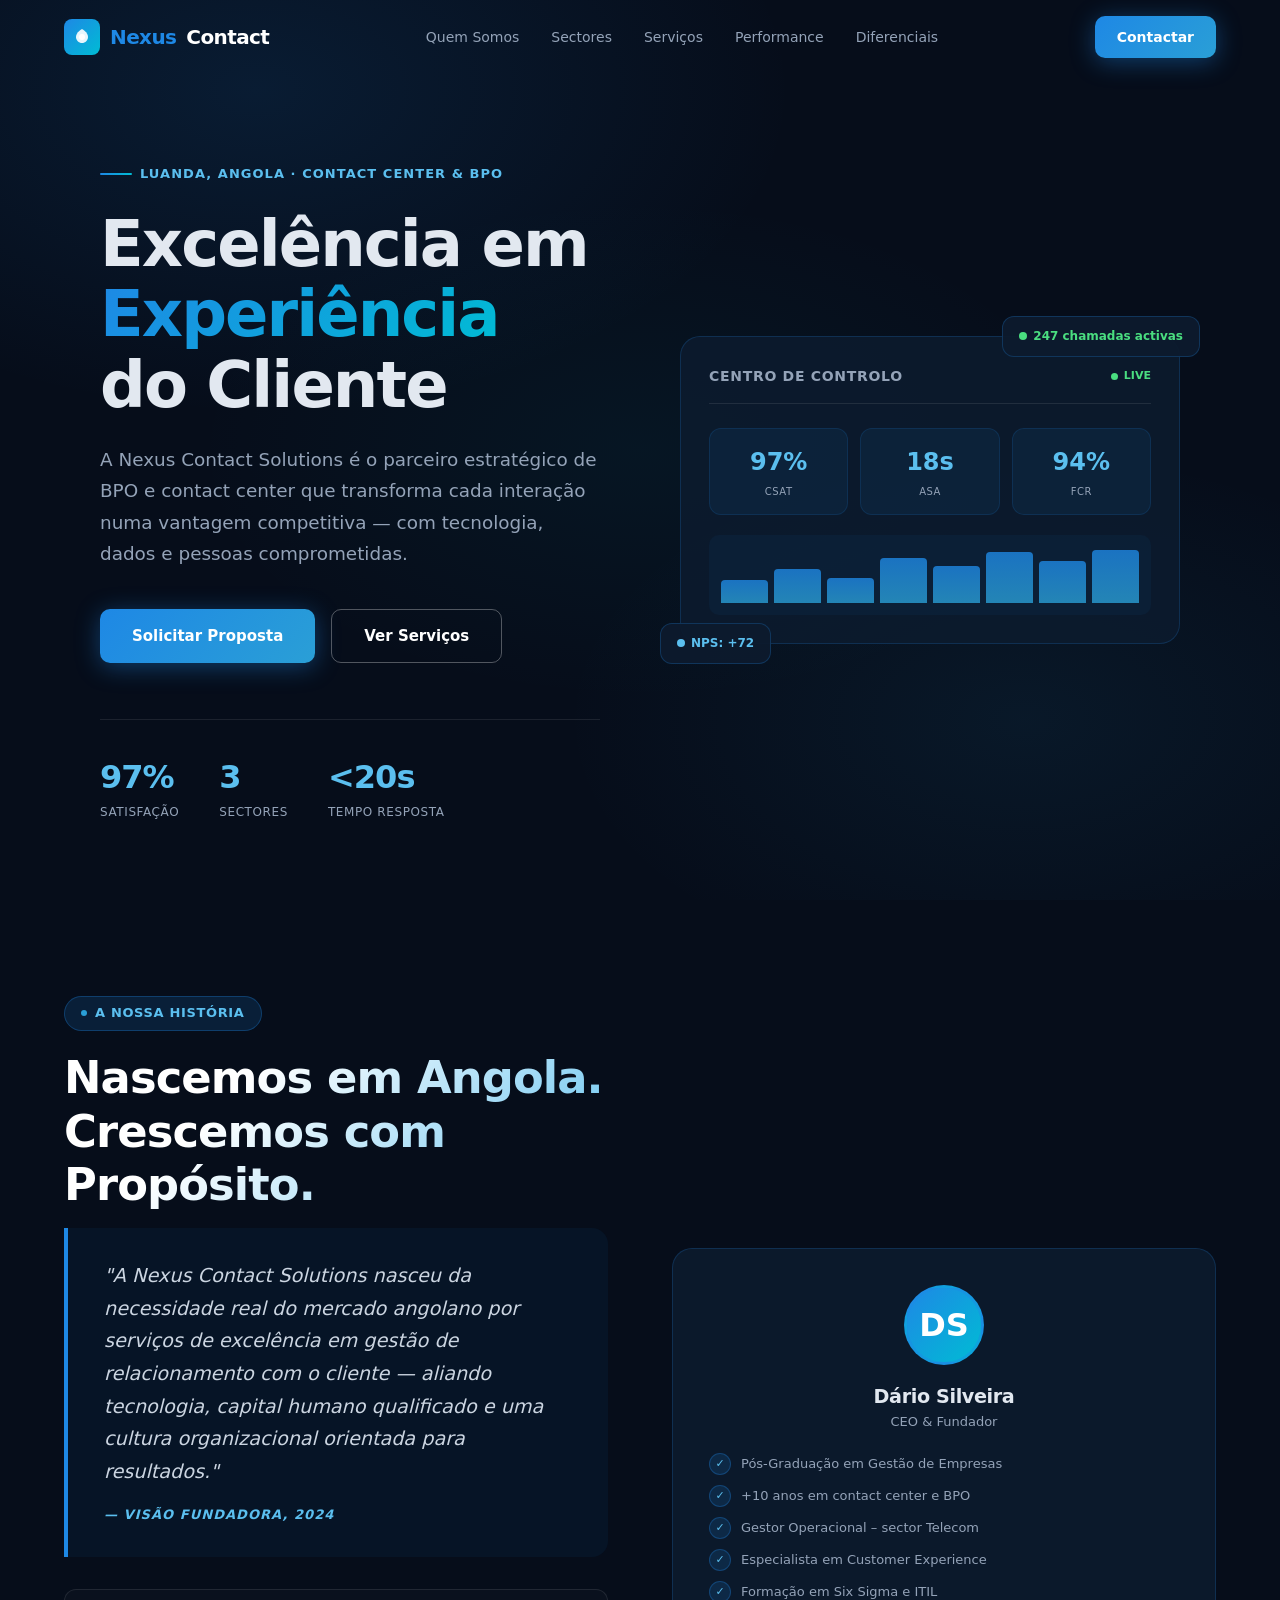
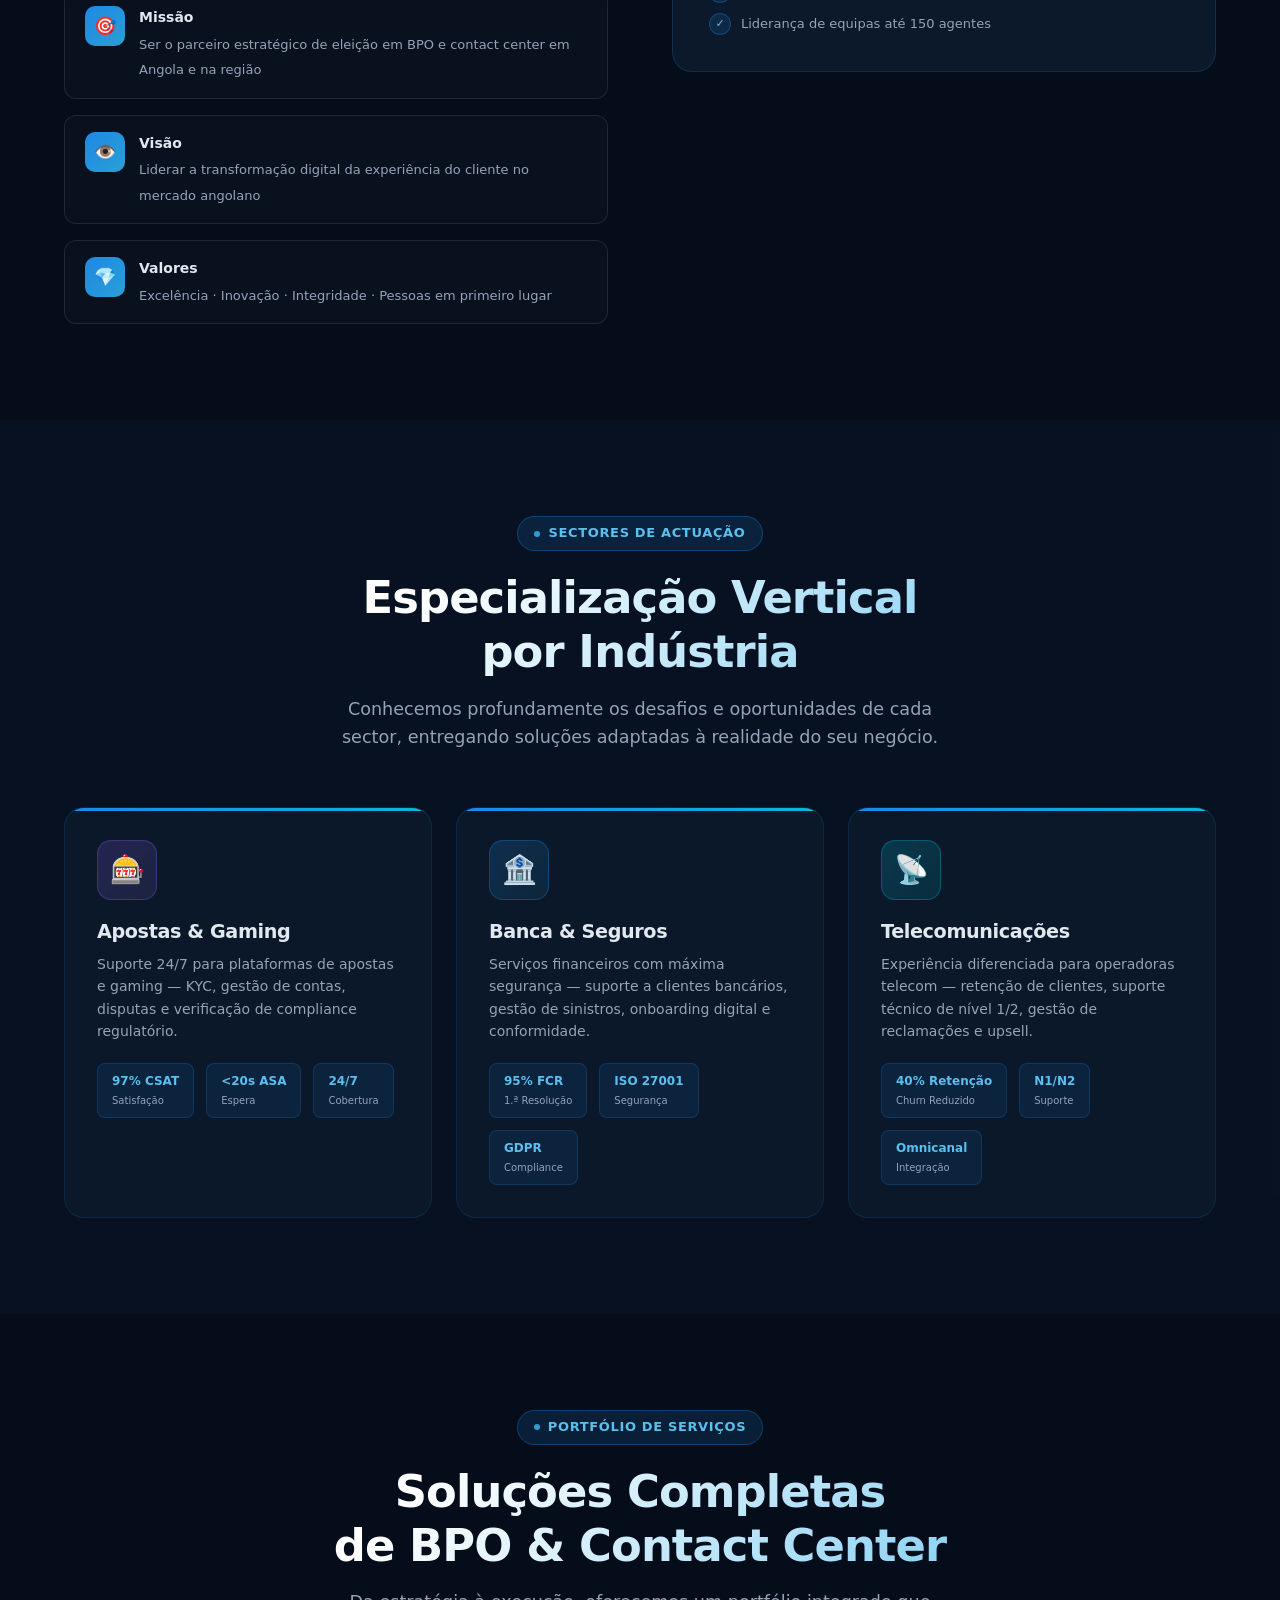
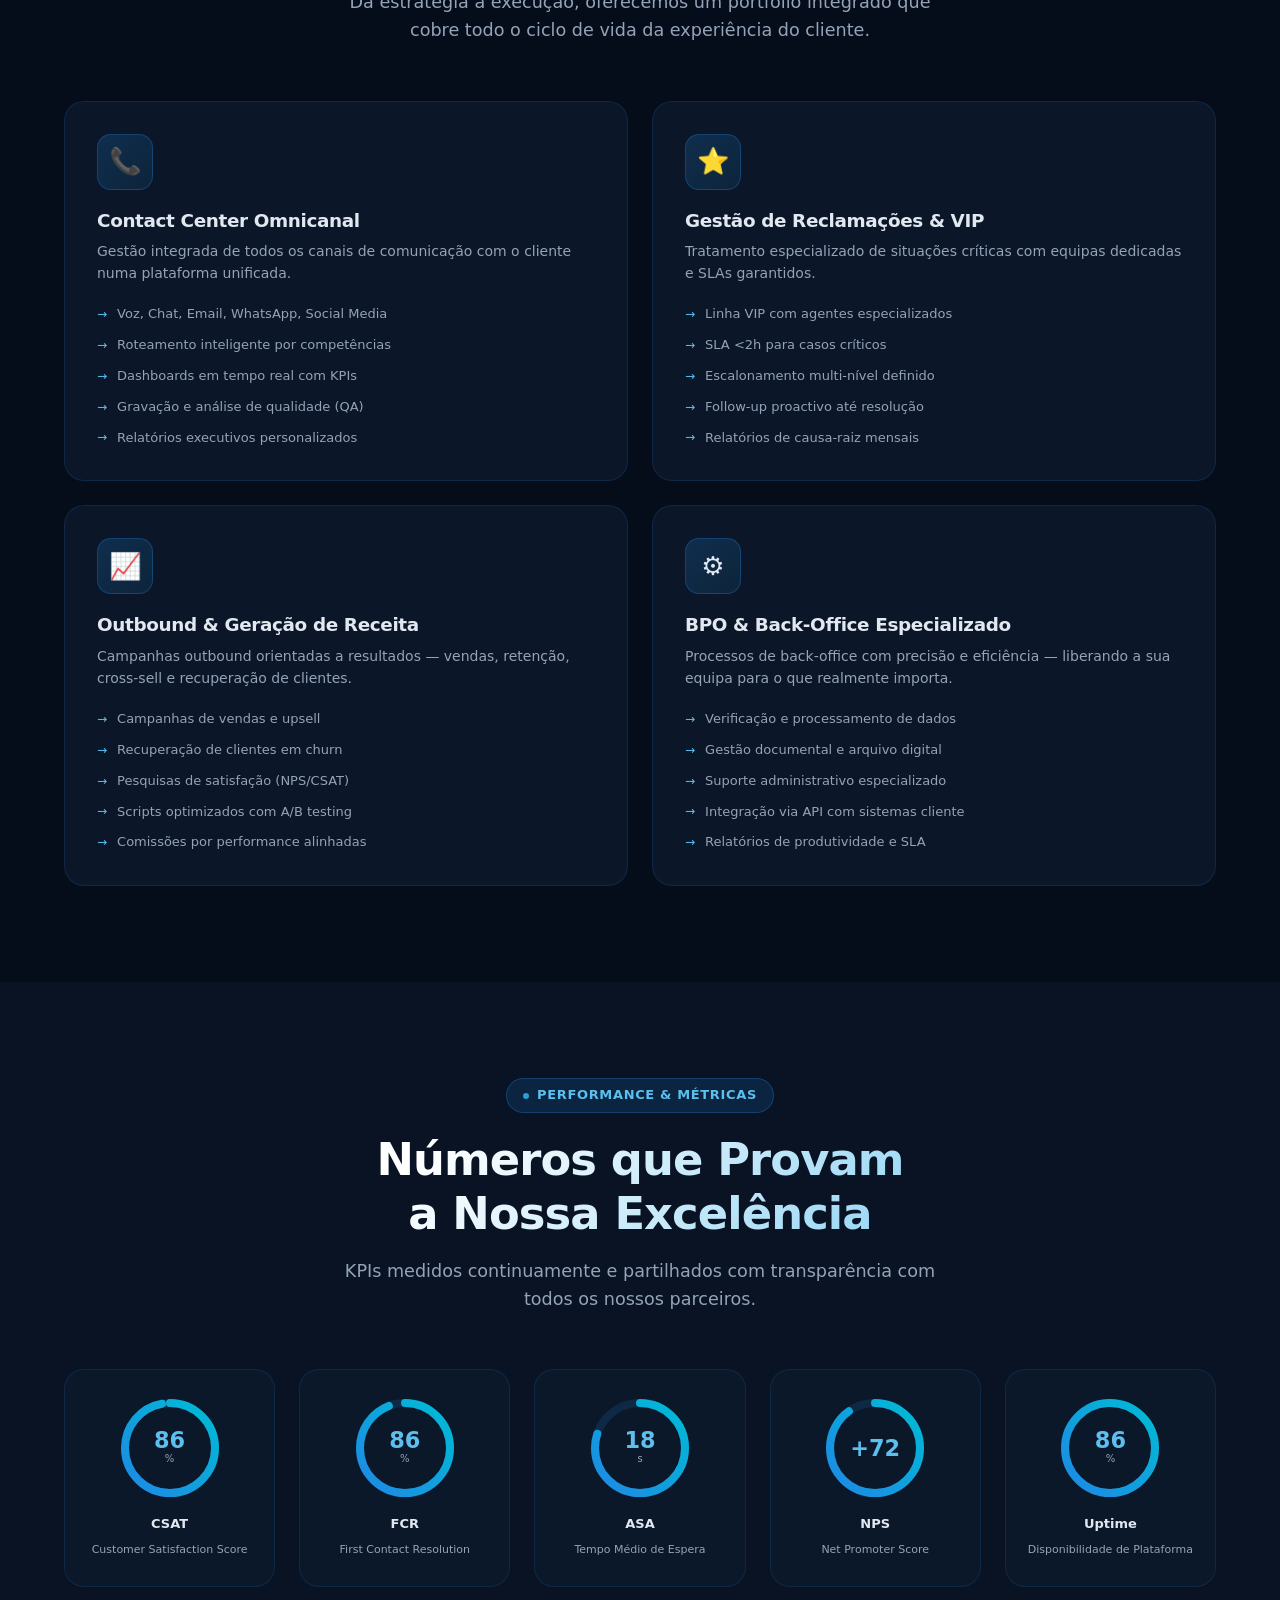
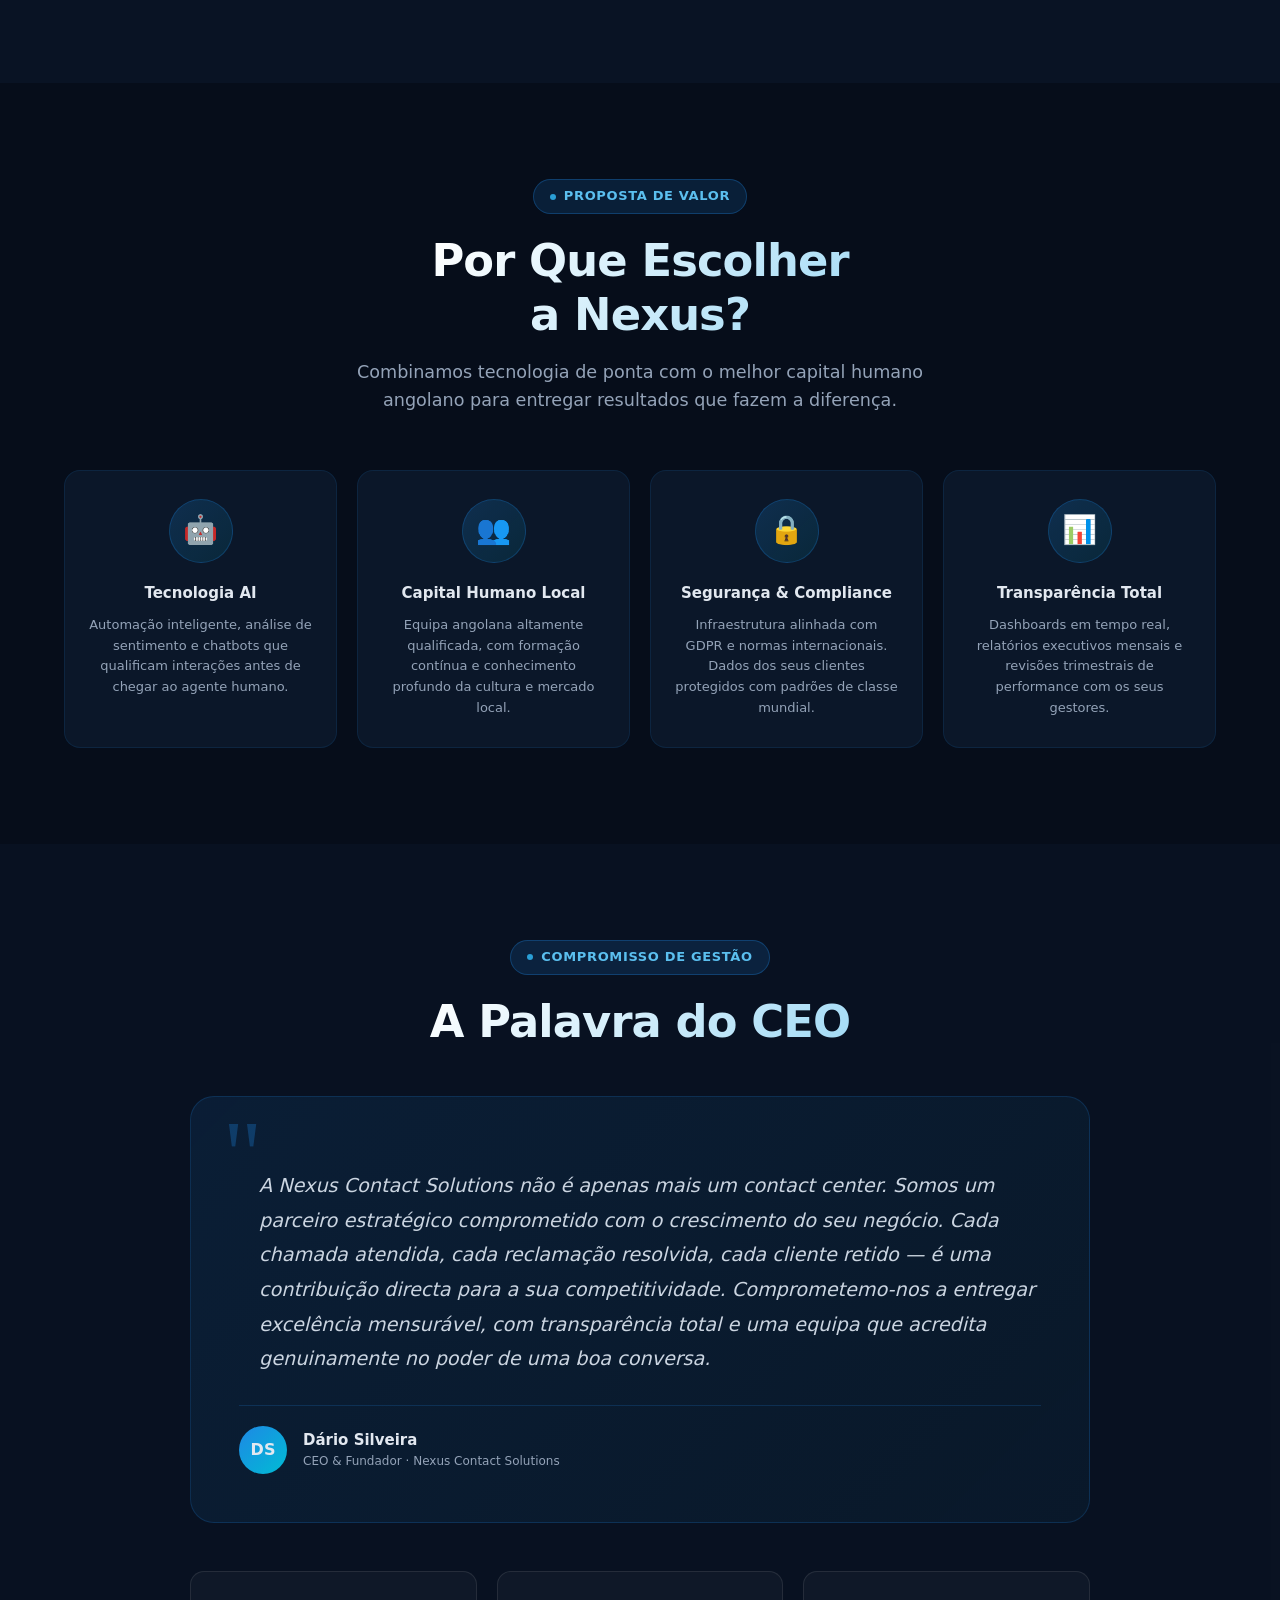
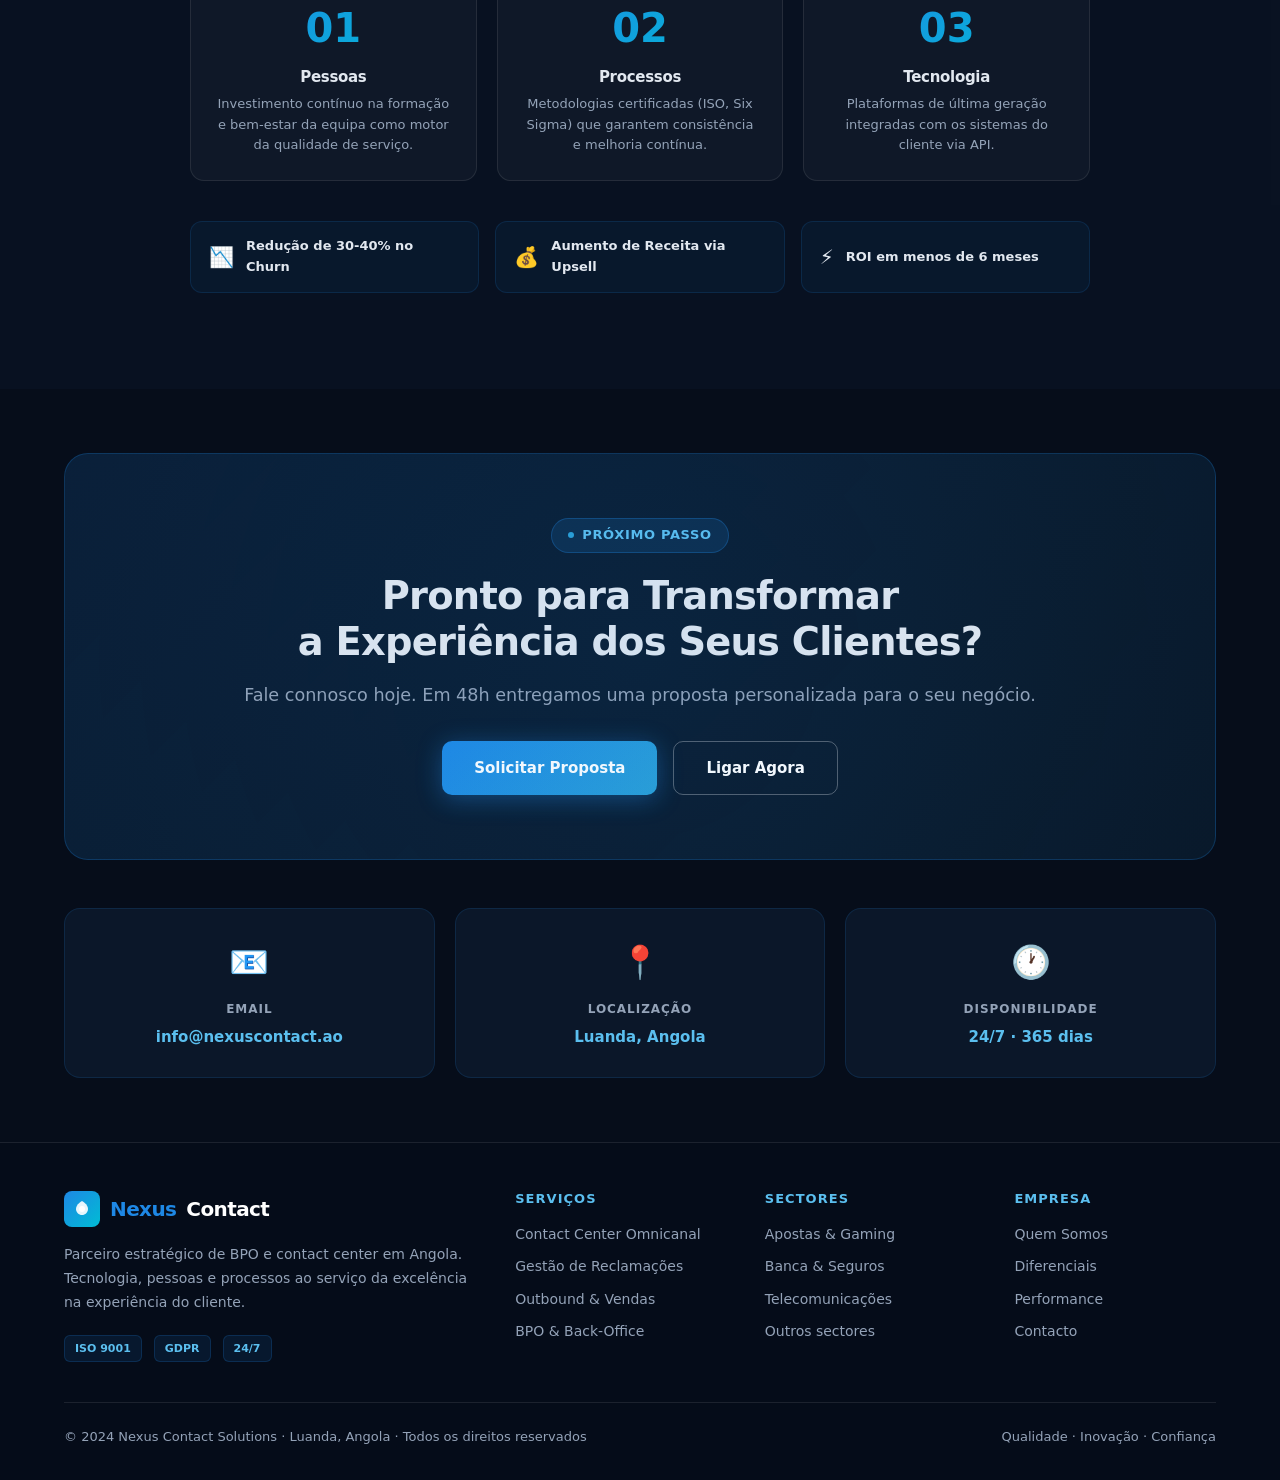
<file: nexus-contact-solutions.html>
<!DOCTYPE html>
<html lang="pt">
<head>
  <meta charset="UTF-8" />
  <meta name="viewport" content="width=device-width, initial-scale=1.0" />
  <title>Nexus Contact Solutions – Contact Center & BPO de Excelência</title>
  <style>
    /* ── RESET & BASE ─────────────────────────────────────────────── */
    *, *::before, *::after { box-sizing: border-box; margin: 0; padding: 0; }
    html { scroll-behavior: smooth; }
    body {
      font-family: 'Segoe UI', system-ui, -apple-system, BlinkMacSystemFont, sans-serif;
      background: #060d1a;
      color: #e2e8f0;
      line-height: 1.6;
      overflow-x: hidden;
    }
    a { color: inherit; text-decoration: none; }
    img { max-width: 100%; display: block; }

    /* ── CSS VARIABLES ────────────────────────────────────────────── */
    :root {
      --navy-950: #060d1a;
      --navy-900: #0d1b2e;
      --navy-800: #112240;
      --navy-700: #1a3358;
      --blue:     #1e88e5;
      --blue-br:  #2a9fd6;
      --blue-gl:  #5bbfef;
      --cyan:     #00bcd4;
      --white:    #ffffff;
      --text:     #e2e8f0;
      --text-dim: #94a3b8;
      --border:   rgba(255,255,255,0.09);
      --glow:     rgba(30,136,229,0.35);
    }

    /* ── UTILITIES ────────────────────────────────────────────────── */
    .container { max-width: 1200px; margin: 0 auto; padding: 0 24px; }
    .section    { padding: 96px 0; }
    .section-sm { padding: 64px 0; }

    .glass {
      background: rgba(255,255,255,0.04);
      backdrop-filter: blur(16px);
      -webkit-backdrop-filter: blur(16px);
      border: 1px solid var(--border);
      border-radius: 16px;
    }
    .glass-blue {
      background: rgba(30,136,229,0.07);
      backdrop-filter: blur(16px);
      -webkit-backdrop-filter: blur(16px);
      border: 1px solid rgba(30,136,229,0.2);
      border-radius: 16px;
    }
    .glass-card {
      background: rgba(13,27,46,0.8);
      backdrop-filter: blur(16px);
      -webkit-backdrop-filter: blur(16px);
      border: 1px solid rgba(30,136,229,0.15);
      border-radius: 20px;
      transition: transform 0.3s, box-shadow 0.3s;
    }
    .glass-card:hover {
      transform: translateY(-6px);
      box-shadow: 0 20px 60px rgba(30,136,229,0.2);
    }

    .badge {
      display: inline-flex;
      align-items: center;
      gap: 8px;
      padding: 6px 16px;
      background: rgba(30,136,229,0.15);
      border: 1px solid rgba(30,136,229,0.3);
      border-radius: 100px;
      font-size: 13px;
      font-weight: 600;
      color: var(--blue-gl);
      letter-spacing: 0.05em;
      text-transform: uppercase;
      margin-bottom: 20px;
    }
    .badge::before {
      content: '';
      width: 6px; height: 6px;
      background: var(--blue-br);
      border-radius: 50%;
      animation: pulse 2s infinite;
    }

    h1, h2, h3, h4 {
      font-weight: 700;
      line-height: 1.2;
      letter-spacing: -0.02em;
    }
    .headline {
      font-size: clamp(2.5rem, 5vw, 4rem);
      background: linear-gradient(135deg, #fff 30%, var(--blue-gl) 100%);
      -webkit-background-clip: text;
      -webkit-text-fill-color: transparent;
      background-clip: text;
    }
    .section-title {
      font-size: clamp(1.8rem, 3.5vw, 2.8rem);
      background: linear-gradient(135deg, #fff 30%, var(--blue-gl) 100%);
      -webkit-background-clip: text;
      -webkit-text-fill-color: transparent;
      background-clip: text;
      margin-bottom: 16px;
    }
    .section-sub {
      font-size: 1.1rem;
      color: var(--text-dim);
      max-width: 600px;
      margin-bottom: 56px;
    }

    .text-blue  { color: var(--blue); }
    .text-cyan  { color: var(--cyan); }
    .text-dim   { color: var(--text-dim); }
    .text-white { color: #fff; }
    .font-bold  { font-weight: 700; }
    .text-center { text-align: center; }

    .btn {
      display: inline-flex;
      align-items: center;
      gap: 8px;
      padding: 14px 32px;
      border-radius: 10px;
      font-weight: 600;
      font-size: 15px;
      cursor: pointer;
      transition: all 0.3s;
      border: none;
    }
    .btn-primary {
      background: linear-gradient(135deg, var(--blue), var(--blue-br));
      color: #fff;
      box-shadow: 0 4px 24px rgba(30,136,229,0.4);
    }
    .btn-primary:hover {
      transform: translateY(-2px);
      box-shadow: 0 8px 36px rgba(30,136,229,0.6);
    }
    .btn-outline {
      background: transparent;
      color: #fff;
      border: 1px solid rgba(255,255,255,0.3);
    }
    .btn-outline:hover {
      background: rgba(255,255,255,0.08);
      border-color: rgba(255,255,255,0.5);
    }

    /* ── ANIMATIONS ───────────────────────────────────────────────── */
    @keyframes pulse {
      0%, 100% { opacity: 1; transform: scale(1); }
      50%       { opacity: 0.6; transform: scale(1.3); }
    }
    @keyframes float {
      0%, 100% { transform: translateY(0); }
      50%       { transform: translateY(-10px); }
    }
    @keyframes spin-ring {
      from { stroke-dashoffset: 283; }
      to   { stroke-dashoffset: 0; }
    }
    @keyframes glow-line {
      0%, 100% { opacity: 0.4; }
      50%       { opacity: 1; }
    }
    @keyframes fadeInUp {
      from { opacity: 0; transform: translateY(30px); }
      to   { opacity: 1; transform: translateY(0); }
    }
    @keyframes shimmer {
      0%   { background-position: -200% center; }
      100% { background-position: 200% center; }
    }

    .reveal {
      opacity: 0;
      transform: translateY(28px);
      transition: opacity 0.6s ease, transform 0.6s ease;
    }
    .reveal.visible {
      opacity: 1;
      transform: none;
    }

    /* ── BACKGROUND MESH ──────────────────────────────────────────── */
    .bg-mesh {
      position: fixed;
      inset: 0;
      pointer-events: none;
      z-index: 0;
      background:
        radial-gradient(ellipse 70% 60% at 20% 10%, rgba(30,136,229,0.12) 0%, transparent 60%),
        radial-gradient(ellipse 60% 50% at 80% 80%, rgba(42,159,214,0.08) 0%, transparent 60%),
        radial-gradient(ellipse 50% 40% at 50% 50%, rgba(0,188,212,0.05) 0%, transparent 70%),
        #060d1a;
    }
    .content { position: relative; z-index: 1; }

    /* ── NAVBAR ───────────────────────────────────────────────────── */
    nav {
      position: fixed;
      top: 0; left: 0; right: 0;
      z-index: 100;
      padding: 16px 0;
      transition: background 0.3s, backdrop-filter 0.3s;
    }
    nav.scrolled {
      background: rgba(6,13,26,0.9);
      backdrop-filter: blur(20px);
      -webkit-backdrop-filter: blur(20px);
      border-bottom: 1px solid var(--border);
    }
    .nav-inner {
      display: flex;
      align-items: center;
      justify-content: space-between;
    }
    .nav-logo {
      display: flex;
      align-items: center;
      gap: 10px;
      font-size: 20px;
      font-weight: 800;
      letter-spacing: -0.03em;
    }
    .nav-logo span { color: var(--blue); }
    .logo-icon {
      width: 36px; height: 36px;
      background: linear-gradient(135deg, var(--blue), var(--cyan));
      border-radius: 8px;
      display: flex;
      align-items: center;
      justify-content: center;
    }
    .nav-links {
      display: flex;
      align-items: center;
      gap: 32px;
      list-style: none;
    }
    .nav-links a {
      font-size: 14px;
      font-weight: 500;
      color: var(--text-dim);
      transition: color 0.2s;
    }
    .nav-links a:hover { color: #fff; }
    .nav-cta { display: flex; gap: 12px; align-items: center; }
    .hamburger {
      display: none;
      flex-direction: column;
      gap: 5px;
      cursor: pointer;
      padding: 4px;
    }
    .hamburger span {
      display: block;
      width: 24px; height: 2px;
      background: #fff;
      border-radius: 2px;
      transition: 0.3s;
    }
    .mobile-menu {
      display: none;
      position: fixed;
      top: 68px; left: 0; right: 0;
      background: rgba(6,13,26,0.97);
      backdrop-filter: blur(20px);
      padding: 24px;
      border-bottom: 1px solid var(--border);
      z-index: 99;
    }
    .mobile-menu.open { display: block; }
    .mobile-menu ul { list-style: none; display: flex; flex-direction: column; gap: 16px; }
    .mobile-menu a { font-size: 16px; font-weight: 500; color: var(--text-dim); }
    .mobile-menu a:hover { color: #fff; }

    /* ── HERO ─────────────────────────────────────────────────────── */
    #hero {
      min-height: 100vh;
      display: flex;
      align-items: center;
      padding-top: 80px;
    }
    .hero-grid {
      display: grid;
      grid-template-columns: 1fr 1fr;
      gap: 80px;
      align-items: center;
    }
    .hero-eyebrow {
      display: inline-flex;
      align-items: center;
      gap: 8px;
      color: var(--blue-gl);
      font-size: 13px;
      font-weight: 600;
      letter-spacing: 0.08em;
      text-transform: uppercase;
      margin-bottom: 24px;
    }
    .hero-eyebrow::before {
      content: '';
      display: inline-block;
      width: 32px; height: 2px;
      background: linear-gradient(90deg, var(--blue), var(--cyan));
      border-radius: 1px;
    }
    .hero-headline {
      font-size: clamp(2.8rem, 5vw, 4.2rem);
      font-weight: 800;
      line-height: 1.1;
      letter-spacing: -0.03em;
      margin-bottom: 24px;
    }
    .hero-headline .accent {
      background: linear-gradient(135deg, var(--blue) 0%, var(--cyan) 100%);
      -webkit-background-clip: text;
      -webkit-text-fill-color: transparent;
      background-clip: text;
    }
    .hero-desc {
      font-size: 1.15rem;
      color: var(--text-dim);
      line-height: 1.7;
      margin-bottom: 40px;
      max-width: 500px;
    }
    .hero-btns { display: flex; gap: 16px; flex-wrap: wrap; margin-bottom: 56px; }
    .hero-stats {
      display: flex;
      gap: 40px;
      padding-top: 32px;
      border-top: 1px solid var(--border);
    }
    .hero-stat-num {
      font-size: 2rem;
      font-weight: 800;
      color: var(--blue-gl);
      letter-spacing: -0.03em;
    }
    .hero-stat-lbl {
      font-size: 12px;
      color: var(--text-dim);
      text-transform: uppercase;
      letter-spacing: 0.05em;
    }

    /* Dashboard mockup */
    .hero-visual {
      position: relative;
    }
    .dashboard-card {
      background: rgba(13,27,46,0.9);
      border: 1px solid rgba(30,136,229,0.2);
      border-radius: 20px;
      padding: 28px;
      animation: float 6s ease-in-out infinite;
    }
    .dash-header {
      display: flex;
      align-items: center;
      justify-content: space-between;
      margin-bottom: 24px;
      padding-bottom: 16px;
      border-bottom: 1px solid var(--border);
    }
    .dash-title { font-size: 14px; font-weight: 700; letter-spacing: 0.05em; text-transform: uppercase; color: var(--text-dim); }
    .dash-live {
      display: flex; align-items: center; gap: 6px;
      font-size: 11px; color: #4ade80; font-weight: 600;
    }
    .dash-live::before {
      content: ''; width: 7px; height: 7px;
      background: #4ade80; border-radius: 50%;
      animation: pulse 2s infinite;
    }
    .dash-kpis {
      display: grid;
      grid-template-columns: repeat(3, 1fr);
      gap: 12px;
      margin-bottom: 20px;
    }
    .dash-kpi {
      background: rgba(30,136,229,0.08);
      border: 1px solid rgba(30,136,229,0.15);
      border-radius: 12px;
      padding: 14px;
      text-align: center;
    }
    .dash-kpi-val { font-size: 1.5rem; font-weight: 800; color: var(--blue-gl); }
    .dash-kpi-lbl { font-size: 10px; color: var(--text-dim); text-transform: uppercase; letter-spacing: 0.05em; margin-top: 2px; }
    .dash-chart {
      height: 80px;
      background: rgba(30,136,229,0.05);
      border-radius: 10px;
      display: flex;
      align-items: flex-end;
      gap: 6px;
      padding: 12px;
    }
    .chart-bar {
      flex: 1;
      background: linear-gradient(180deg, var(--blue) 0%, var(--blue-br) 100%);
      border-radius: 4px 4px 0 0;
      opacity: 0.8;
      transition: opacity 0.2s;
    }
    .chart-bar:hover { opacity: 1; }
    .float-badge {
      position: absolute;
      background: rgba(13,27,46,0.95);
      border: 1px solid rgba(30,136,229,0.25);
      border-radius: 12px;
      padding: 10px 16px;
      font-size: 12px;
      font-weight: 600;
      white-space: nowrap;
    }
    .float-badge.top-right { top: -20px; right: -20px; color: #4ade80; }
    .float-badge.bottom-left { bottom: -20px; left: -20px; color: var(--blue-gl); }
    .float-dot {
      width: 8px; height: 8px; border-radius: 50%;
      display: inline-block; margin-right: 6px;
    }
    .dot-green  { background: #4ade80; animation: pulse 2s infinite; }
    .dot-blue   { background: var(--blue-gl); animation: pulse 2s 0.5s infinite; }

    /* ── QUEM SOMOS ───────────────────────────────────────────────── */
    .quem-grid {
      display: grid;
      grid-template-columns: 1fr 1fr;
      gap: 64px;
      align-items: center;
    }
    .mission-quote {
      background: rgba(30,136,229,0.06);
      border-left: 4px solid var(--blue);
      border-radius: 0 16px 16px 0;
      padding: 32px 36px;
      margin-bottom: 32px;
    }
    .mission-quote p {
      font-size: 1.2rem;
      font-style: italic;
      color: #cbd5e1;
      line-height: 1.7;
    }
    .mission-quote cite {
      display: block;
      margin-top: 16px;
      font-size: 13px;
      font-weight: 700;
      color: var(--blue-gl);
      text-transform: uppercase;
      letter-spacing: 0.08em;
    }
    .value-list { list-style: none; display: flex; flex-direction: column; gap: 16px; }
    .value-item {
      display: flex;
      align-items: flex-start;
      gap: 14px;
      padding: 16px 20px;
      background: rgba(255,255,255,0.02);
      border: 1px solid var(--border);
      border-radius: 12px;
    }
    .value-icon {
      width: 40px; height: 40px; min-width: 40px;
      background: linear-gradient(135deg, var(--blue), var(--blue-br));
      border-radius: 10px;
      display: flex; align-items: center; justify-content: center;
      font-size: 18px;
    }
    .value-text strong { display: block; font-size: 14px; font-weight: 700; margin-bottom: 2px; }
    .value-text span   { font-size: 13px; color: var(--text-dim); }

    .ceo-card {
      background: rgba(13,27,46,0.9);
      border: 1px solid rgba(30,136,229,0.2);
      border-radius: 20px;
      padding: 36px;
    }
    .ceo-avatar {
      width: 80px; height: 80px;
      border-radius: 50%;
      background: linear-gradient(135deg, var(--blue), var(--cyan));
      display: flex; align-items: center; justify-content: center;
      font-size: 32px;
      font-weight: 800;
      color: #fff;
      margin: 0 auto 20px;
      border: 3px solid rgba(30,136,229,0.4);
    }
    .ceo-credentials { list-style: none; display: flex; flex-direction: column; gap: 10px; margin-top: 20px; }
    .ceo-cred {
      display: flex; align-items: center; gap: 10px;
      font-size: 13px; color: var(--text-dim);
    }
    .ceo-cred::before {
      content: '✓';
      width: 22px; height: 22px; min-width: 22px;
      background: rgba(30,136,229,0.15);
      border: 1px solid rgba(30,136,229,0.3);
      border-radius: 50%;
      display: flex; align-items: center; justify-content: center;
      font-size: 11px;
      color: var(--blue-gl);
    }

    /* ── SECTORES ─────────────────────────────────────────────────── */
    #sectores { background: rgba(13,27,46,0.4); }
    .sector-grid { display: grid; grid-template-columns: repeat(3, 1fr); gap: 24px; }
    .sector-card {
      background: rgba(13,27,46,0.8);
      border: 1px solid rgba(30,136,229,0.15);
      border-radius: 20px;
      padding: 32px;
      transition: transform 0.3s, box-shadow 0.3s;
      position: relative;
      overflow: hidden;
    }
    .sector-card::before {
      content: '';
      position: absolute;
      top: 0; left: 0; right: 0;
      height: 3px;
      background: linear-gradient(90deg, var(--blue), var(--cyan));
      border-radius: 20px 20px 0 0;
    }
    .sector-card:hover {
      transform: translateY(-6px);
      box-shadow: 0 20px 60px rgba(30,136,229,0.2);
    }
    .sector-icon {
      width: 60px; height: 60px;
      border-radius: 14px;
      display: flex; align-items: center; justify-content: center;
      font-size: 28px;
      margin-bottom: 20px;
    }
    .sector-kpis { display: flex; gap: 12px; flex-wrap: wrap; margin-top: 20px; }
    .sector-kpi {
      background: rgba(30,136,229,0.1);
      border: 1px solid rgba(30,136,229,0.2);
      border-radius: 8px;
      padding: 8px 14px;
      font-size: 12px;
      font-weight: 600;
      color: var(--blue-gl);
    }
    .sector-kpi span { display: block; font-size: 10px; color: var(--text-dim); font-weight: 400; margin-top: 2px; }

    /* ── SERVIÇOS ─────────────────────────────────────────────────── */
    .servicos-grid { display: grid; grid-template-columns: repeat(2, 1fr); gap: 24px; }
    .servico-card {
      background: rgba(13,27,46,0.8);
      border: 1px solid rgba(30,136,229,0.15);
      border-radius: 20px;
      padding: 32px;
      transition: transform 0.3s, box-shadow 0.3s;
    }
    .servico-card:hover {
      transform: translateY(-6px);
      box-shadow: 0 20px 60px rgba(30,136,229,0.2);
    }
    .servico-icon {
      width: 56px; height: 56px;
      background: linear-gradient(135deg, rgba(30,136,229,0.2), rgba(42,159,214,0.1));
      border: 1px solid rgba(30,136,229,0.3);
      border-radius: 14px;
      display: flex; align-items: center; justify-content: center;
      font-size: 26px;
      margin-bottom: 20px;
    }
    .servico-features { list-style: none; margin-top: 20px; display: flex; flex-direction: column; gap: 10px; }
    .servico-features li {
      display: flex; align-items: center; gap: 10px;
      font-size: 13px; color: var(--text-dim);
    }
    .servico-features li::before {
      content: '→';
      color: var(--blue-gl);
      font-size: 12px;
    }

    /* ── KPIs ─────────────────────────────────────────────────────── */
    #kpis { background: rgba(13,27,46,0.5); }
    .kpi-grid { display: grid; grid-template-columns: repeat(5, 1fr); gap: 24px; }
    .kpi-ring-card {
      background: rgba(13,27,46,0.8);
      border: 1px solid rgba(30,136,229,0.15);
      border-radius: 20px;
      padding: 28px 20px;
      text-align: center;
    }
    .ring-wrap { position: relative; width: 100px; height: 100px; margin: 0 auto 16px; }
    .ring-wrap svg { transform: rotate(-90deg); }
    .ring-bg { fill: none; stroke: rgba(30,136,229,0.15); stroke-width: 8; }
    .ring-fg {
      fill: none;
      stroke: url(#blueGrad);
      stroke-width: 8;
      stroke-linecap: round;
      stroke-dasharray: 283;
      stroke-dashoffset: 283;
      transition: stroke-dashoffset 1.5s ease;
    }
    .ring-val {
      position: absolute;
      inset: 0;
      display: flex; flex-direction: column;
      align-items: center; justify-content: center;
    }
    .ring-num { font-size: 1.4rem; font-weight: 800; color: var(--blue-gl); line-height: 1; }
    .ring-unit { font-size: 10px; color: var(--text-dim); }
    .kpi-label { font-size: 13px; font-weight: 600; color: var(--text); margin-bottom: 6px; }
    .kpi-desc  { font-size: 11px; color: var(--text-dim); }

    /* ── DIFERENCIAIS ─────────────────────────────────────────────── */
    .dif-grid { display: grid; grid-template-columns: repeat(4, 1fr); gap: 20px; }
    .dif-card {
      background: rgba(13,27,46,0.8);
      border: 1px solid rgba(30,136,229,0.12);
      border-radius: 16px;
      padding: 28px 24px;
      text-align: center;
      transition: transform 0.3s, box-shadow 0.3s;
    }
    .dif-card:hover {
      transform: translateY(-6px);
      box-shadow: 0 16px 48px rgba(30,136,229,0.18);
    }
    .dif-icon {
      width: 64px; height: 64px;
      background: linear-gradient(135deg, rgba(30,136,229,0.2), rgba(0,188,212,0.1));
      border: 1px solid rgba(30,136,229,0.25);
      border-radius: 50%;
      display: flex; align-items: center; justify-content: center;
      font-size: 28px;
      margin: 0 auto 18px;
    }
    .dif-title { font-size: 15px; font-weight: 700; margin-bottom: 10px; }
    .dif-desc  { font-size: 13px; color: var(--text-dim); line-height: 1.6; }

    /* ── COMPROMISSO ──────────────────────────────────────────────── */
    #compromisso { background: rgba(13,27,46,0.4); }
    .compromisso-inner { max-width: 900px; margin: 0 auto; }
    .ceo-quote-card {
      background: linear-gradient(135deg, rgba(30,136,229,0.1), rgba(42,159,214,0.05));
      border: 1px solid rgba(30,136,229,0.2);
      border-radius: 24px;
      padding: 48px;
      margin-bottom: 48px;
      position: relative;
    }
    .quote-mark {
      font-size: 6rem;
      line-height: 0.8;
      color: rgba(30,136,229,0.3);
      font-family: Georgia, serif;
      position: absolute;
      top: 20px; left: 32px;
    }
    .ceo-quote-text {
      font-size: 1.2rem;
      font-style: italic;
      color: #cbd5e1;
      line-height: 1.8;
      margin-top: 24px;
      padding-left: 20px;
    }
    .ceo-signature {
      display: flex; align-items: center; gap: 16px;
      margin-top: 28px; padding-top: 20px;
      border-top: 1px solid rgba(30,136,229,0.2);
    }
    .sig-av {
      width: 48px; height: 48px;
      background: linear-gradient(135deg, var(--blue), var(--cyan));
      border-radius: 50%;
      display: flex; align-items: center; justify-content: center;
      font-weight: 800; font-size: 16px;
    }
    .sig-name { font-weight: 700; font-size: 15px; }
    .sig-role { font-size: 12px; color: var(--text-dim); }
    .pillars-grid { display: grid; grid-template-columns: repeat(3, 1fr); gap: 20px; margin-bottom: 40px; }
    .pillar-card {
      background: rgba(255,255,255,0.03);
      border: 1px solid var(--border);
      border-radius: 14px;
      padding: 24px;
      text-align: center;
    }
    .pillar-num {
      font-size: 2.5rem; font-weight: 900;
      background: linear-gradient(135deg, var(--blue), var(--cyan));
      -webkit-background-clip: text; -webkit-text-fill-color: transparent;
      background-clip: text;
      margin-bottom: 8px;
    }
    .outcomes-grid { display: grid; grid-template-columns: repeat(3, 1fr); gap: 16px; }
    .outcome-item {
      display: flex; align-items: center; gap: 12px;
      background: rgba(30,136,229,0.06);
      border: 1px solid rgba(30,136,229,0.15);
      border-radius: 12px;
      padding: 14px 18px;
    }
    .out-icon { font-size: 20px; }
    .out-text { font-size: 13px; font-weight: 600; }

    /* ── CONTACTO ─────────────────────────────────────────────────── */
    .cta-banner {
      background: linear-gradient(135deg, rgba(30,136,229,0.15), rgba(42,159,214,0.08));
      border: 1px solid rgba(30,136,229,0.25);
      border-radius: 24px;
      padding: 64px;
      text-align: center;
      margin-bottom: 48px;
      position: relative;
      overflow: hidden;
    }
    .cta-banner::before {
      content: '';
      position: absolute;
      top: -50%; left: -50%;
      width: 200%; height: 200%;
      background: radial-gradient(circle, rgba(30,136,229,0.08) 0%, transparent 60%);
      pointer-events: none;
    }
    .cta-title { font-size: clamp(1.8rem, 3vw, 2.5rem); font-weight: 800; margin-bottom: 16px; }
    .cta-sub   { font-size: 1.1rem; color: var(--text-dim); margin-bottom: 32px; }
    .contact-cards { display: grid; grid-template-columns: repeat(3, 1fr); gap: 20px; }
    .contact-card {
      background: rgba(13,27,46,0.8);
      border: 1px solid rgba(30,136,229,0.15);
      border-radius: 16px;
      padding: 28px;
      text-align: center;
      transition: transform 0.3s, box-shadow 0.3s;
    }
    .contact-card:hover {
      transform: translateY(-4px);
      box-shadow: 0 12px 40px rgba(30,136,229,0.2);
    }
    .contact-icon {
      font-size: 2rem;
      margin-bottom: 12px;
    }
    .contact-label { font-size: 12px; font-weight: 600; color: var(--text-dim); text-transform: uppercase; letter-spacing: 0.08em; margin-bottom: 6px; }
    .contact-value { font-size: 15px; font-weight: 700; color: var(--blue-gl); }

    /* ── FOOTER ───────────────────────────────────────────────────── */
    footer {
      background: rgba(6,13,26,0.9);
      border-top: 1px solid var(--border);
      padding: 48px 0 32px;
    }
    .footer-grid {
      display: grid;
      grid-template-columns: 2fr 1fr 1fr 1fr;
      gap: 48px;
      margin-bottom: 40px;
    }
    .footer-brand p { font-size: 14px; color: var(--text-dim); line-height: 1.7; margin-top: 16px; }
    .footer-col h4 { font-size: 13px; font-weight: 700; text-transform: uppercase; letter-spacing: 0.08em; margin-bottom: 16px; color: var(--blue-gl); }
    .footer-col ul { list-style: none; display: flex; flex-direction: column; gap: 10px; }
    .footer-col li { font-size: 14px; color: var(--text-dim); cursor: pointer; transition: color 0.2s; }
    .footer-col li:hover { color: #fff; }
    .footer-bottom {
      display: flex;
      justify-content: space-between;
      align-items: center;
      padding-top: 24px;
      border-top: 1px solid var(--border);
      font-size: 13px;
      color: var(--text-dim);
    }
    .certif {
      display: flex; gap: 12px;
    }
    .certif-badge {
      background: rgba(30,136,229,0.1);
      border: 1px solid rgba(30,136,229,0.2);
      border-radius: 6px;
      padding: 4px 10px;
      font-size: 11px;
      font-weight: 600;
      color: var(--blue-gl);
    }

    /* ── RESPONSIVE ───────────────────────────────────────────────── */
    @media (max-width: 1024px) {
      .kpi-grid { grid-template-columns: repeat(3, 1fr); }
      .dif-grid { grid-template-columns: repeat(2, 1fr); }
      .footer-grid { grid-template-columns: 1fr 1fr; }
    }
    @media (max-width: 768px) {
      .nav-links, .nav-cta { display: none; }
      .hamburger { display: flex; }
      .hero-grid  { grid-template-columns: 1fr; gap: 40px; }
      .hero-visual { display: none; }
      .quem-grid  { grid-template-columns: 1fr; gap: 40px; }
      .sector-grid { grid-template-columns: 1fr; }
      .servicos-grid { grid-template-columns: 1fr; }
      .kpi-grid   { grid-template-columns: repeat(2, 1fr); }
      .dif-grid   { grid-template-columns: 1fr 1fr; }
      .pillars-grid { grid-template-columns: 1fr; }
      .outcomes-grid { grid-template-columns: 1fr; }
      .contact-cards { grid-template-columns: 1fr; }
      .footer-grid { grid-template-columns: 1fr; gap: 32px; }
      .footer-bottom { flex-direction: column; gap: 16px; text-align: center; }
      .cta-banner { padding: 40px 24px; }
      .section { padding: 64px 0; }
    }
    @media (max-width: 480px) {
      .kpi-grid { grid-template-columns: 1fr 1fr; }
      .dif-grid { grid-template-columns: 1fr; }
      .hero-stats { gap: 24px; }
      .hero-stat-num { font-size: 1.5rem; }
    }
  </style>
</head>
<body>
<div class="bg-mesh"></div>
<div class="content">

<!-- ══════════════════════════════════════════════════ NAVBAR -->
<nav id="navbar">
  <div class="container">
    <div class="nav-inner">
      <a href="#hero" class="nav-logo">
        <div class="logo-icon">
          <svg width="20" height="20" viewBox="0 0 20 20" fill="none">
            <path d="M10 2C10 2 4 5 4 10C4 13.31 6.69 16 10 16C13.31 16 16 13.31 16 10C16 5 10 2 10 2Z" fill="white" opacity="0.9"/>
            <circle cx="10" cy="10" r="3" fill="white"/>
          </svg>
        </div>
        <span>Nexus</span><span style="color:#fff">Contact</span>
      </a>
      <ul class="nav-links">
        <li><a href="#quem-somos">Quem Somos</a></li>
        <li><a href="#sectores">Sectores</a></li>
        <li><a href="#servicos">Serviços</a></li>
        <li><a href="#kpis">Performance</a></li>
        <li><a href="#diferenciais">Diferenciais</a></li>
      </ul>
      <div class="nav-cta">
        <a href="#contacto" class="btn btn-primary" style="padding:10px 22px;font-size:14px;">Contactar</a>
      </div>
      <button class="hamburger" id="hamburger" aria-label="Menu">
        <span></span><span></span><span></span>
      </button>
    </div>
  </div>
</nav>
<div class="mobile-menu" id="mobileMenu">
  <ul>
    <li><a href="#quem-somos" onclick="closeMobile()">Quem Somos</a></li>
    <li><a href="#sectores" onclick="closeMobile()">Sectores</a></li>
    <li><a href="#servicos" onclick="closeMobile()">Serviços</a></li>
    <li><a href="#kpis" onclick="closeMobile()">Performance</a></li>
    <li><a href="#diferenciais" onclick="closeMobile()">Diferenciais</a></li>
    <li><a href="#contacto" onclick="closeMobile()">Contactar</a></li>
  </ul>
</div>

<!-- ══════════════════════════════════════════════════ HERO -->
<section id="hero">
  <div class="container">
    <div class="hero-grid">
      <div class="reveal">
        <div class="hero-eyebrow">Luanda, Angola · Contact Center & BPO</div>
        <h1 class="hero-headline">
          Excelência em<br>
          <span class="accent">Experiência</span><br>
          do Cliente
        </h1>
        <p class="hero-desc">
          A Nexus Contact Solutions é o parceiro estratégico de BPO e contact center que transforma cada interação numa vantagem competitiva — com tecnologia, dados e pessoas comprometidas.
        </p>
        <div class="hero-btns">
          <a href="#contacto" class="btn btn-primary">Solicitar Proposta</a>
          <a href="#servicos" class="btn btn-outline">Ver Serviços</a>
        </div>
        <div class="hero-stats">
          <div>
            <div class="hero-stat-num">97%</div>
            <div class="hero-stat-lbl">Satisfação</div>
          </div>
          <div>
            <div class="hero-stat-num">3</div>
            <div class="hero-stat-lbl">Sectores</div>
          </div>
          <div>
            <div class="hero-stat-num">&lt;20s</div>
            <div class="hero-stat-lbl">Tempo Resposta</div>
          </div>
        </div>
      </div>
      <div class="hero-visual reveal" style="transition-delay:0.2s">
        <div style="position:relative;">
          <div class="dashboard-card">
            <div class="dash-header">
              <span class="dash-title">Centro de Controlo</span>
              <span class="dash-live">LIVE</span>
            </div>
            <div class="dash-kpis">
              <div class="dash-kpi">
                <div class="dash-kpi-val">97%</div>
                <div class="dash-kpi-lbl">CSAT</div>
              </div>
              <div class="dash-kpi">
                <div class="dash-kpi-val">18s</div>
                <div class="dash-kpi-lbl">ASA</div>
              </div>
              <div class="dash-kpi">
                <div class="dash-kpi-val">94%</div>
                <div class="dash-kpi-lbl">FCR</div>
              </div>
            </div>
            <div class="dash-chart">
              <div class="chart-bar" style="height:40%"></div>
              <div class="chart-bar" style="height:60%"></div>
              <div class="chart-bar" style="height:45%"></div>
              <div class="chart-bar" style="height:80%"></div>
              <div class="chart-bar" style="height:65%"></div>
              <div class="chart-bar" style="height:90%"></div>
              <div class="chart-bar" style="height:75%"></div>
              <div class="chart-bar" style="height:95%"></div>
            </div>
          </div>
          <div class="float-badge top-right">
            <span class="float-dot dot-green"></span>247 chamadas activas
          </div>
          <div class="float-badge bottom-left">
            <span class="float-dot dot-blue"></span>NPS: +72
          </div>
        </div>
      </div>
    </div>
  </div>
</section>

<!-- ══════════════════════════════════════════════════ QUEM SOMOS -->
<section class="section" id="quem-somos">
  <div class="container">
    <div class="quem-grid">
      <div class="reveal">
        <div class="badge">A Nossa História</div>
        <h2 class="section-title">Nascemos em Angola.<br>Crescemos com Propósito.</h2>
        <div class="mission-quote">
          <p>"A Nexus Contact Solutions nasceu da necessidade real do mercado angolano por serviços de excelência em gestão de relacionamento com o cliente — aliando tecnologia, capital humano qualificado e uma cultura organizacional orientada para resultados."</p>
          <cite>— Visão Fundadora, 2024</cite>
        </div>
        <ul class="value-list">
          <li class="value-item">
            <div class="value-icon">🎯</div>
            <div class="value-text">
              <strong>Missão</strong>
              <span>Ser o parceiro estratégico de eleição em BPO e contact center em Angola e na região</span>
            </div>
          </li>
          <li class="value-item">
            <div class="value-icon">👁️</div>
            <div class="value-text">
              <strong>Visão</strong>
              <span>Liderar a transformação digital da experiência do cliente no mercado angolano</span>
            </div>
          </li>
          <li class="value-item">
            <div class="value-icon">💎</div>
            <div class="value-text">
              <strong>Valores</strong>
              <span>Excelência · Inovação · Integridade · Pessoas em primeiro lugar</span>
            </div>
          </li>
        </ul>
      </div>
      <div class="reveal" style="transition-delay:0.2s">
        <div class="ceo-card text-center">
          <div class="ceo-avatar">DS</div>
          <h3 style="font-size:1.2rem;margin-bottom:4px;">Dário Silveira</h3>
          <p class="text-dim" style="font-size:13px;">CEO & Fundador</p>
          <ul class="ceo-credentials">
            <li class="ceo-cred">Pós-Graduação em Gestão de Empresas</li>
            <li class="ceo-cred">+10 anos em contact center e BPO</li>
            <li class="ceo-cred">Gestor Operacional – sector Telecom</li>
            <li class="ceo-cred">Especialista em Customer Experience</li>
            <li class="ceo-cred">Formação em Six Sigma e ITIL</li>
            <li class="ceo-cred">Liderança de equipas até 150 agentes</li>
          </ul>
        </div>
      </div>
    </div>
  </div>
</section>

<!-- ══════════════════════════════════════════════════ SECTORES -->
<section class="section" id="sectores">
  <div class="container">
    <div class="text-center reveal">
      <div class="badge">Sectores de Actuação</div>
      <h2 class="section-title">Especialização Vertical<br>por Indústria</h2>
      <p class="section-sub" style="margin:0 auto 56px;">Conhecemos profundamente os desafios e oportunidades de cada sector, entregando soluções adaptadas à realidade do seu negócio.</p>
    </div>
    <div class="sector-grid">
      <!-- Apostas & Gaming -->
      <div class="sector-card reveal">
        <div class="sector-icon" style="background:linear-gradient(135deg,rgba(139,92,246,0.2),rgba(167,139,250,0.1));border:1px solid rgba(139,92,246,0.3);">🎰</div>
        <h3 style="font-size:1.2rem;margin-bottom:10px;">Apostas & Gaming</h3>
        <p class="text-dim" style="font-size:14px;line-height:1.6;">Suporte 24/7 para plataformas de apostas e gaming — KYC, gestão de contas, disputas e verificação de compliance regulatório.</p>
        <div class="sector-kpis">
          <div class="sector-kpi">97% CSAT<span>Satisfação</span></div>
          <div class="sector-kpi">&lt;20s ASA<span>Espera</span></div>
          <div class="sector-kpi">24/7<span>Cobertura</span></div>
        </div>
      </div>
      <!-- Banca & Seguros -->
      <div class="sector-card reveal" style="transition-delay:0.1s">
        <div class="sector-icon" style="background:linear-gradient(135deg,rgba(30,136,229,0.2),rgba(42,159,214,0.1));border:1px solid rgba(30,136,229,0.3);">🏦</div>
        <h3 style="font-size:1.2rem;margin-bottom:10px;">Banca & Seguros</h3>
        <p class="text-dim" style="font-size:14px;line-height:1.6;">Serviços financeiros com máxima segurança — suporte a clientes bancários, gestão de sinistros, onboarding digital e conformidade.</p>
        <div class="sector-kpis">
          <div class="sector-kpi">95% FCR<span>1.ª Resolução</span></div>
          <div class="sector-kpi">ISO 27001<span>Segurança</span></div>
          <div class="sector-kpi">GDPR<span>Compliance</span></div>
        </div>
      </div>
      <!-- Telecom -->
      <div class="sector-card reveal" style="transition-delay:0.2s">
        <div class="sector-icon" style="background:linear-gradient(135deg,rgba(0,188,212,0.2),rgba(0,229,255,0.1));border:1px solid rgba(0,188,212,0.3);">📡</div>
        <h3 style="font-size:1.2rem;margin-bottom:10px;">Telecomunicações</h3>
        <p class="text-dim" style="font-size:14px;line-height:1.6;">Experiência diferenciada para operadoras telecom — retenção de clientes, suporte técnico de nível 1/2, gestão de reclamações e upsell.</p>
        <div class="sector-kpis">
          <div class="sector-kpi">40% Retenção<span>Churn Reduzido</span></div>
          <div class="sector-kpi">N1/N2<span>Suporte</span></div>
          <div class="sector-kpi">Omnicanal<span>Integração</span></div>
        </div>
      </div>
    </div>
  </div>
</section>

<!-- ══════════════════════════════════════════════════ SERVIÇOS -->
<section class="section" id="servicos">
  <div class="container">
    <div class="text-center reveal">
      <div class="badge">Portfólio de Serviços</div>
      <h2 class="section-title">Soluções Completas<br>de BPO & Contact Center</h2>
      <p class="section-sub" style="margin:0 auto 56px;">Da estratégia à execução, oferecemos um portfólio integrado que cobre todo o ciclo de vida da experiência do cliente.</p>
    </div>
    <div class="servicos-grid">
      <!-- Omnicanal -->
      <div class="servico-card reveal">
        <div class="servico-icon">📞</div>
        <h3 style="font-size:1.15rem;margin-bottom:8px;">Contact Center Omnicanal</h3>
        <p class="text-dim" style="font-size:14px;line-height:1.6;">Gestão integrada de todos os canais de comunicação com o cliente numa plataforma unificada.</p>
        <ul class="servico-features">
          <li>Voz, Chat, Email, WhatsApp, Social Media</li>
          <li>Roteamento inteligente por competências</li>
          <li>Dashboards em tempo real com KPIs</li>
          <li>Gravação e análise de qualidade (QA)</li>
          <li>Relatórios executivos personalizados</li>
        </ul>
      </div>
      <!-- VIP / Gestão de Reclamações -->
      <div class="servico-card reveal" style="transition-delay:0.1s">
        <div class="servico-icon">⭐</div>
        <h3 style="font-size:1.15rem;margin-bottom:8px;">Gestão de Reclamações & VIP</h3>
        <p class="text-dim" style="font-size:14px;line-height:1.6;">Tratamento especializado de situações críticas com equipas dedicadas e SLAs garantidos.</p>
        <ul class="servico-features">
          <li>Linha VIP com agentes especializados</li>
          <li>SLA &lt;2h para casos críticos</li>
          <li>Escalonamento multi-nível definido</li>
          <li>Follow-up proactivo até resolução</li>
          <li>Relatórios de causa-raiz mensais</li>
        </ul>
      </div>
      <!-- Outbound / Vendas -->
      <div class="servico-card reveal" style="transition-delay:0.2s">
        <div class="servico-icon">📈</div>
        <h3 style="font-size:1.15rem;margin-bottom:8px;">Outbound & Geração de Receita</h3>
        <p class="text-dim" style="font-size:14px;line-height:1.6;">Campanhas outbound orientadas a resultados — vendas, retenção, cross-sell e recuperação de clientes.</p>
        <ul class="servico-features">
          <li>Campanhas de vendas e upsell</li>
          <li>Recuperação de clientes em churn</li>
          <li>Pesquisas de satisfação (NPS/CSAT)</li>
          <li>Scripts optimizados com A/B testing</li>
          <li>Comissões por performance alinhadas</li>
        </ul>
      </div>
      <!-- BPO & Back-Office -->
      <div class="servico-card reveal" style="transition-delay:0.3s">
        <div class="servico-icon">⚙️</div>
        <h3 style="font-size:1.15rem;margin-bottom:8px;">BPO & Back-Office Especializado</h3>
        <p class="text-dim" style="font-size:14px;line-height:1.6;">Processos de back-office com precisão e eficiência — liberando a sua equipa para o que realmente importa.</p>
        <ul class="servico-features">
          <li>Verificação e processamento de dados</li>
          <li>Gestão documental e arquivo digital</li>
          <li>Suporte administrativo especializado</li>
          <li>Integração via API com sistemas cliente</li>
          <li>Relatórios de produtividade e SLA</li>
        </ul>
      </div>
    </div>
  </div>
</section>

<!-- ══════════════════════════════════════════════════ KPIs -->
<section class="section" id="kpis">
  <div class="container">
    <div class="text-center reveal">
      <div class="badge">Performance & Métricas</div>
      <h2 class="section-title">Números que Provam<br>a Nossa Excelência</h2>
      <p class="section-sub" style="margin:0 auto 56px;">KPIs medidos continuamente e partilhados com transparência com todos os nossos parceiros.</p>
    </div>
    <div class="kpi-grid">
      <!-- CSAT -->
      <div class="kpi-ring-card reveal">
        <div class="ring-wrap">
          <svg width="100" height="100" viewBox="0 0 100 100">
            <defs>
              <linearGradient id="blueGrad" x1="0%" y1="0%" x2="100%" y2="100%">
                <stop offset="0%" style="stop-color:#1e88e5"/>
                <stop offset="100%" style="stop-color:#00bcd4"/>
              </linearGradient>
            </defs>
            <circle class="ring-bg" cx="50" cy="50" r="45"/>
            <circle class="ring-fg" cx="50" cy="50" r="45" data-pct="97"/>
          </svg>
          <div class="ring-val">
            <div class="ring-num" data-target="97">0</div>
            <div class="ring-unit">%</div>
          </div>
        </div>
        <div class="kpi-label">CSAT</div>
        <div class="kpi-desc">Customer Satisfaction Score</div>
      </div>
      <!-- FCR -->
      <div class="kpi-ring-card reveal" style="transition-delay:0.1s">
        <div class="ring-wrap">
          <svg width="100" height="100" viewBox="0 0 100 100">
            <circle class="ring-bg" cx="50" cy="50" r="45"/>
            <circle class="ring-fg" cx="50" cy="50" r="45" data-pct="94"/>
          </svg>
          <div class="ring-val">
            <div class="ring-num" data-target="94">0</div>
            <div class="ring-unit">%</div>
          </div>
        </div>
        <div class="kpi-label">FCR</div>
        <div class="kpi-desc">First Contact Resolution</div>
      </div>
      <!-- ASA -->
      <div class="kpi-ring-card reveal" style="transition-delay:0.2s">
        <div class="ring-wrap">
          <svg width="100" height="100" viewBox="0 0 100 100">
            <circle class="ring-bg" cx="50" cy="50" r="45"/>
            <circle class="ring-fg" cx="50" cy="50" r="45" data-pct="80"/>
          </svg>
          <div class="ring-val">
            <div class="ring-num" data-target="18">0</div>
            <div class="ring-unit">s</div>
          </div>
        </div>
        <div class="kpi-label">ASA</div>
        <div class="kpi-desc">Tempo Médio de Espera</div>
      </div>
      <!-- NPS -->
      <div class="kpi-ring-card reveal" style="transition-delay:0.3s">
        <div class="ring-wrap">
          <svg width="100" height="100" viewBox="0 0 100 100">
            <circle class="ring-bg" cx="50" cy="50" r="45"/>
            <circle class="ring-fg" cx="50" cy="50" r="45" data-pct="90"/>
          </svg>
          <div class="ring-val">
            <div class="ring-num" data-target="72" data-prefix="+">0</div>
            <div class="ring-unit"></div>
          </div>
        </div>
        <div class="kpi-label">NPS</div>
        <div class="kpi-desc">Net Promoter Score</div>
      </div>
      <!-- Uptime -->
      <div class="kpi-ring-card reveal" style="transition-delay:0.4s">
        <div class="ring-wrap">
          <svg width="100" height="100" viewBox="0 0 100 100">
            <circle class="ring-bg" cx="50" cy="50" r="45"/>
            <circle class="ring-fg" cx="50" cy="50" r="45" data-pct="99"/>
          </svg>
          <div class="ring-val">
            <div class="ring-num" data-target="99">0</div>
            <div class="ring-unit">%</div>
          </div>
        </div>
        <div class="kpi-label">Uptime</div>
        <div class="kpi-desc">Disponibilidade de Plataforma</div>
      </div>
    </div>
  </div>
</section>

<!-- ══════════════════════════════════════════════════ DIFERENCIAIS -->
<section class="section" id="diferenciais">
  <div class="container">
    <div class="text-center reveal">
      <div class="badge">Proposta de Valor</div>
      <h2 class="section-title">Por Que Escolher<br>a Nexus?</h2>
      <p class="section-sub" style="margin:0 auto 56px;">Combinamos tecnologia de ponta com o melhor capital humano angolano para entregar resultados que fazem a diferença.</p>
    </div>
    <div class="dif-grid">
      <div class="dif-card reveal">
        <div class="dif-icon">🤖</div>
        <div class="dif-title">Tecnologia AI</div>
        <div class="dif-desc">Automação inteligente, análise de sentimento e chatbots que qualificam interações antes de chegar ao agente humano.</div>
      </div>
      <div class="dif-card reveal" style="transition-delay:0.1s">
        <div class="dif-icon">👥</div>
        <div class="dif-title">Capital Humano Local</div>
        <div class="dif-desc">Equipa angolana altamente qualificada, com formação contínua e conhecimento profundo da cultura e mercado local.</div>
      </div>
      <div class="dif-card reveal" style="transition-delay:0.2s">
        <div class="dif-icon">🔒</div>
        <div class="dif-title">Segurança & Compliance</div>
        <div class="dif-desc">Infraestrutura alinhada com GDPR e normas internacionais. Dados dos seus clientes protegidos com padrões de classe mundial.</div>
      </div>
      <div class="dif-card reveal" style="transition-delay:0.3s">
        <div class="dif-icon">📊</div>
        <div class="dif-title">Transparência Total</div>
        <div class="dif-desc">Dashboards em tempo real, relatórios executivos mensais e revisões trimestrais de performance com os seus gestores.</div>
      </div>
    </div>
  </div>
</section>

<!-- ══════════════════════════════════════════════════ COMPROMISSO -->
<section class="section" id="compromisso">
  <div class="container">
    <div class="text-center reveal" style="margin-bottom:48px;">
      <div class="badge">Compromisso de Gestão</div>
      <h2 class="section-title">A Palavra do CEO</h2>
    </div>
    <div class="compromisso-inner">
      <div class="ceo-quote-card reveal">
        <div class="quote-mark">"</div>
        <p class="ceo-quote-text">
          A Nexus Contact Solutions não é apenas mais um contact center. Somos um parceiro estratégico comprometido com o crescimento do seu negócio. Cada chamada atendida, cada reclamação resolvida, cada cliente retido — é uma contribuição directa para a sua competitividade. Comprometemo-nos a entregar excelência mensurável, com transparência total e uma equipa que acredita genuinamente no poder de uma boa conversa.
        </p>
        <div class="ceo-signature">
          <div class="sig-av">DS</div>
          <div>
            <div class="sig-name">Dário Silveira</div>
            <div class="sig-role">CEO & Fundador · Nexus Contact Solutions</div>
          </div>
        </div>
      </div>
      <div class="pillars-grid reveal">
        <div class="pillar-card">
          <div class="pillar-num">01</div>
          <h4 style="font-size:15px;margin-bottom:8px;">Pessoas</h4>
          <p class="text-dim" style="font-size:13px;">Investimento contínuo na formação e bem-estar da equipa como motor da qualidade de serviço.</p>
        </div>
        <div class="pillar-card">
          <div class="pillar-num">02</div>
          <h4 style="font-size:15px;margin-bottom:8px;">Processos</h4>
          <p class="text-dim" style="font-size:13px;">Metodologias certificadas (ISO, Six Sigma) que garantem consistência e melhoria contínua.</p>
        </div>
        <div class="pillar-card">
          <div class="pillar-num">03</div>
          <h4 style="font-size:15px;margin-bottom:8px;">Tecnologia</h4>
          <p class="text-dim" style="font-size:13px;">Plataformas de última geração integradas com os sistemas do cliente via API.</p>
        </div>
      </div>
      <div class="outcomes-grid reveal" style="transition-delay:0.2s">
        <div class="outcome-item">
          <span class="out-icon">📉</span>
          <span class="out-text">Redução de 30-40% no Churn</span>
        </div>
        <div class="outcome-item">
          <span class="out-icon">💰</span>
          <span class="out-text">Aumento de Receita via Upsell</span>
        </div>
        <div class="outcome-item">
          <span class="out-icon">⚡</span>
          <span class="out-text">ROI em menos de 6 meses</span>
        </div>
      </div>
    </div>
  </div>
</section>

<!-- ══════════════════════════════════════════════════ CONTACTO -->
<section class="section-sm" id="contacto">
  <div class="container">
    <div class="cta-banner reveal">
      <div class="badge" style="margin:0 auto 20px;">Próximo Passo</div>
      <h2 class="cta-title">Pronto para Transformar<br>a Experiência dos Seus Clientes?</h2>
      <p class="cta-sub">Fale connosco hoje. Em 48h entregamos uma proposta personalizada para o seu negócio.</p>
      <div style="display:flex;gap:16px;justify-content:center;flex-wrap:wrap;">
        <a href="mailto:info@nexuscontact.ao" class="btn btn-primary">Solicitar Proposta</a>
        <a href="tel:+244923000000" class="btn btn-outline">Ligar Agora</a>
      </div>
    </div>
    <div class="contact-cards">
      <div class="contact-card reveal">
        <div class="contact-icon">📧</div>
        <div class="contact-label">Email</div>
        <div class="contact-value">info@nexuscontact.ao</div>
      </div>
      <div class="contact-card reveal" style="transition-delay:0.1s">
        <div class="contact-icon">📍</div>
        <div class="contact-label">Localização</div>
        <div class="contact-value">Luanda, Angola</div>
      </div>
      <div class="contact-card reveal" style="transition-delay:0.2s">
        <div class="contact-icon">🕐</div>
        <div class="contact-label">Disponibilidade</div>
        <div class="contact-value">24/7 · 365 dias</div>
      </div>
    </div>
  </div>
</section>

<!-- ══════════════════════════════════════════════════ FOOTER -->
<footer>
  <div class="container">
    <div class="footer-grid">
      <div class="footer-brand">
        <a href="#hero" class="nav-logo" style="justify-content:flex-start;">
          <div class="logo-icon">
            <svg width="20" height="20" viewBox="0 0 20 20" fill="none">
              <path d="M10 2C10 2 4 5 4 10C4 13.31 6.69 16 10 16C13.31 16 16 13.31 16 10C16 5 10 2 10 2Z" fill="white" opacity="0.9"/>
              <circle cx="10" cy="10" r="3" fill="white"/>
            </svg>
          </div>
          <span>Nexus</span><span style="color:#fff">Contact</span>
        </a>
        <p>Parceiro estratégico de BPO e contact center em Angola. Tecnologia, pessoas e processos ao serviço da excelência na experiência do cliente.</p>
        <div class="certif" style="margin-top:20px;">
          <span class="certif-badge">ISO 9001</span>
          <span class="certif-badge">GDPR</span>
          <span class="certif-badge">24/7</span>
        </div>
      </div>
      <div class="footer-col">
        <h4>Serviços</h4>
        <ul>
          <li>Contact Center Omnicanal</li>
          <li>Gestão de Reclamações</li>
          <li>Outbound & Vendas</li>
          <li>BPO & Back-Office</li>
        </ul>
      </div>
      <div class="footer-col">
        <h4>Sectores</h4>
        <ul>
          <li>Apostas & Gaming</li>
          <li>Banca & Seguros</li>
          <li>Telecomunicações</li>
          <li>Outros sectores</li>
        </ul>
      </div>
      <div class="footer-col">
        <h4>Empresa</h4>
        <ul>
          <li>Quem Somos</li>
          <li>Diferenciais</li>
          <li>Performance</li>
          <li>Contacto</li>
        </ul>
      </div>
    </div>
    <div class="footer-bottom">
      <span>© 2024 Nexus Contact Solutions · Luanda, Angola · Todos os direitos reservados</span>
      <span>Qualidade · Inovação · Confiança</span>
    </div>
  </div>
</footer>

</div><!-- /content -->

<script>
  // Navbar scroll effect
  const navbar = document.getElementById('navbar');
  window.addEventListener('scroll', () => {
    navbar.classList.toggle('scrolled', window.scrollY > 40);
  });

  // Mobile menu
  const hamburger = document.getElementById('hamburger');
  const mobileMenu = document.getElementById('mobileMenu');
  hamburger.addEventListener('click', () => {
    mobileMenu.classList.toggle('open');
  });
  function closeMobile() { mobileMenu.classList.remove('open'); }

  // IntersectionObserver reveal
  const observer = new IntersectionObserver((entries) => {
    entries.forEach(e => {
      if (e.isIntersecting) {
        e.target.classList.add('visible');
        observer.unobserve(e.target);
      }
    });
  }, { threshold: 0.12 });
  document.querySelectorAll('.reveal').forEach(el => observer.observe(el));

  // KPI ring animation
  function animateRings() {
    document.querySelectorAll('.ring-fg').forEach(ring => {
      const pct = parseFloat(ring.dataset.pct) / 100;
      const circumference = 2 * Math.PI * 45;
      ring.style.strokeDasharray = circumference;
      ring.style.strokeDashoffset = circumference;
      setTimeout(() => {
        ring.style.transition = 'stroke-dashoffset 1.5s ease';
        ring.style.strokeDashoffset = circumference * (1 - pct);
      }, 200);
    });
  }

  // Counter animation
  function animateCounters() {
    document.querySelectorAll('[data-target]').forEach(el => {
      const target = parseInt(el.dataset.target);
      const prefix = el.dataset.prefix || '';
      let current = 0;
      const step = Math.ceil(target / 60);
      const timer = setInterval(() => {
        current = Math.min(current + step, target);
        el.textContent = prefix + current;
        if (current >= target) clearInterval(timer);
      }, 25);
    });
  }

  // Trigger KPI animations on scroll
  const kpiSection = document.getElementById('kpis');
  let kpiAnimated = false;
  const kpiObserver = new IntersectionObserver((entries) => {
    entries.forEach(e => {
      if (e.isIntersecting && !kpiAnimated) {
        kpiAnimated = true;
        animateRings();
        animateCounters();
      }
    });
  }, { threshold: 0.3 });
  if (kpiSection) kpiObserver.observe(kpiSection);
</script>
</body>
</html>
</file>
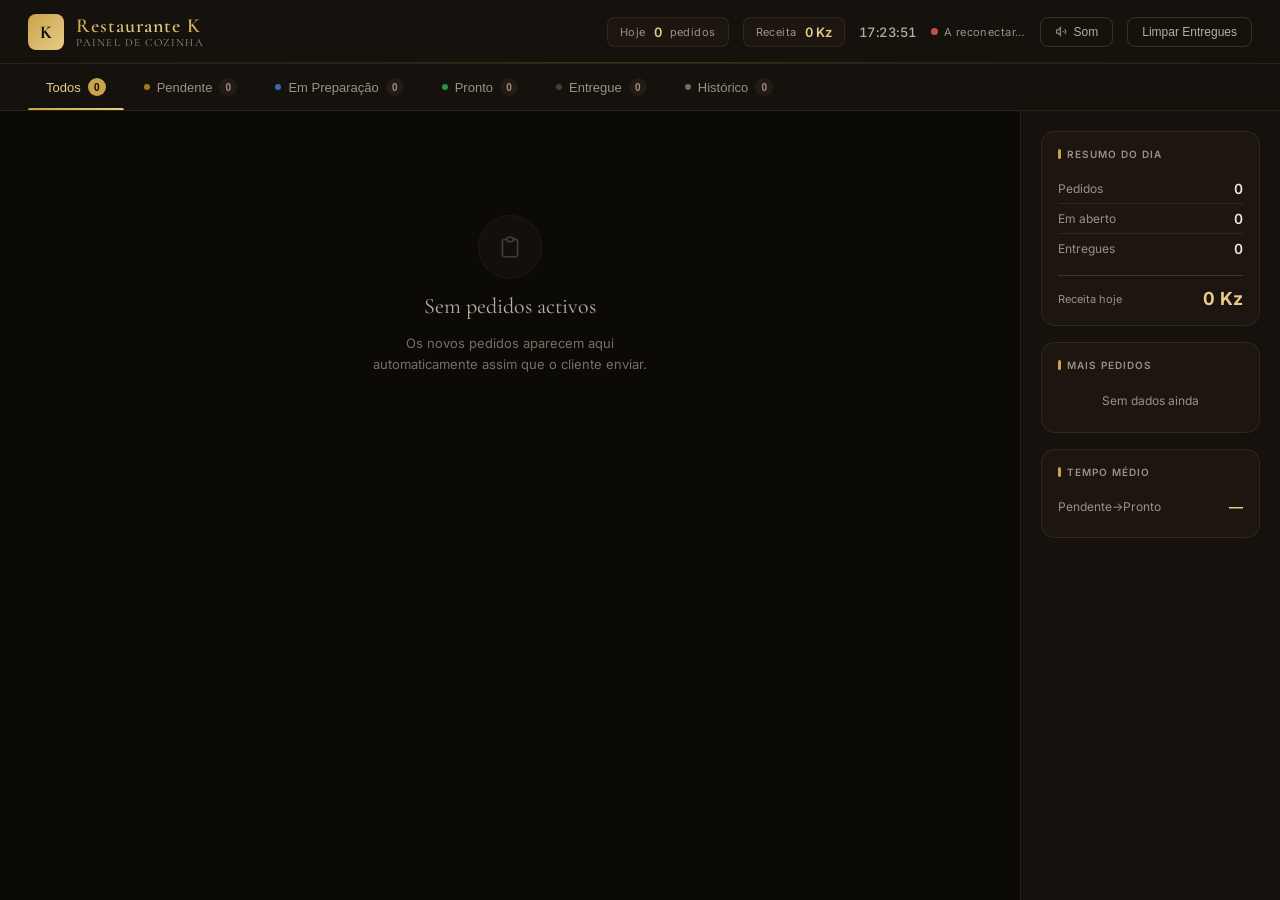
<file: painel-staff.html>
<!DOCTYPE html>
<html lang="pt">
<head>
<meta charset="UTF-8"/>
<meta name="viewport" content="width=device-width,initial-scale=1"/>
<title>Restaurante K — Cozinha</title>
<link rel="preconnect" href="https://fonts.googleapis.com"/>
<link rel="preconnect" href="https://fonts.gstatic.com" crossorigin/>
<link href="https://fonts.googleapis.com/css2?family=Cormorant+Garamond:ital,wght@0,400;0,600;0,700;1,400&family=Inter:wght@300;400;500;600;700&display=swap" rel="stylesheet"/>
<style>
*,*::before,*::after{box-sizing:border-box;margin:0;padding:0}
:root{
  --ink:#0c0a07;--ink-2:#15110c;--ink-3:#1c1510;--ink-4:#241c14;--ink-5:#2e2418;
  --gold:#c9a24b;--gold-soft:#e8cc88;--gold-pale:#f5e9ca;
  --gold-dim:rgba(201,162,75,.07);--gold-glow:rgba(201,162,75,.22);
  --lacquer:#8c2d2a;--lacquer-soft:#c0524e;
  --washi:#f0e6d0;--washi-2:#d8ccb4;--washi-dim:rgba(240,230,208,.65);
  --stone:#7a6e60;--stone-2:#9e9080;--stone-3:#b8ad9e;
  --line:rgba(201,162,75,.12);--line-2:rgba(201,162,75,.22);--line-3:rgba(201,162,75,.35);
  --ease:cubic-bezier(.16,1,.3,1);--ease-in:cubic-bezier(.4,0,1,1);
  --pending:#e8a020;--preparing:#4c8ef5;--ready:#34c769;--delivered:#5a5248;
  --pending-bg:rgba(232,160,32,.1);--preparing-bg:rgba(76,142,245,.1);
  --ready-bg:rgba(52,199,105,.1);--delivered-bg:rgba(90,82,72,.1);
  --r:14px;--r-sm:8px;
}
html,body{height:100%;overflow:hidden;background:var(--ink)}
body{font-family:'Inter',sans-serif;font-size:14px;color:var(--washi);display:flex;flex-direction:column}

/* ── SCROLLBARS ── */
::-webkit-scrollbar{width:5px;height:5px}
::-webkit-scrollbar-track{background:transparent}
::-webkit-scrollbar-thumb{background:var(--line-2);border-radius:3px}

/* ══════════════════════════════════════
   HEADER
══════════════════════════════════════ */
header{
  display:flex;align-items:center;justify-content:space-between;
  padding:0 28px;height:64px;
  background:var(--ink-2);
  border-bottom:1px solid var(--line);
  flex-shrink:0;
  position:relative;
  z-index:10;
}
header::after{
  content:'';position:absolute;bottom:0;left:0;right:0;height:1px;
  background:linear-gradient(90deg,transparent,var(--gold-glow),transparent);
}
.logo{
  display:flex;align-items:center;gap:12px;
  font-family:'Cormorant Garamond',serif;
  font-size:20px;font-weight:600;letter-spacing:.05em;
}
.logo-k{
  width:36px;height:36px;border-radius:8px;
  background:linear-gradient(135deg,var(--gold) 0%,var(--gold-soft) 100%);
  display:flex;align-items:center;justify-content:center;
  font-size:18px;font-weight:700;color:var(--ink);
  font-family:'Cormorant Garamond',serif;
  flex-shrink:0;
}
.logo-text{
  background:linear-gradient(135deg,var(--gold) 0%,var(--gold-soft) 60%,var(--gold) 100%);
  -webkit-background-clip:text;-webkit-text-fill-color:transparent;
}
.logo-sub{
  font-size:11px;font-weight:400;letter-spacing:.1em;text-transform:uppercase;
  color:var(--stone-2);-webkit-text-fill-color:var(--stone-2);
  display:block;margin-top:-2px;
}
.header-right{display:flex;align-items:center;gap:14px}
.hdr-stat{
  display:flex;align-items:center;gap:8px;
  padding:6px 12px;border-radius:var(--r-sm);
  background:var(--ink-3);border:1px solid var(--line);
}
.hdr-stat-label{font-size:11px;color:var(--stone-2);letter-spacing:.04em}
.hdr-stat-val{font-size:13px;font-weight:600;color:var(--gold-soft);font-variant-numeric:tabular-nums}
#clock{font-size:13px;font-weight:500;color:var(--stone-3);font-variant-numeric:tabular-nums;letter-spacing:.04em}
.conn-wrap{display:flex;align-items:center;gap:6px}
#fb-dot{width:7px;height:7px;border-radius:50%;background:var(--stone);transition:background .3s,box-shadow .3s}
#fb-dot.connected{background:var(--ready);box-shadow:0 0 8px var(--ready)}
#fb-dot.error{background:var(--lacquer-soft)}
#fb-label{font-size:11px;color:var(--stone-2);letter-spacing:.04em}
.hdr-btn{
  display:flex;align-items:center;gap:6px;
  padding:7px 14px;border-radius:var(--r-sm);
  background:transparent;border:1px solid var(--line-2);
  color:var(--stone-3);font-size:12px;font-weight:500;cursor:pointer;
  transition:all .2s;white-space:nowrap;
}
.hdr-btn:hover{background:var(--gold-dim);color:var(--gold);border-color:var(--line-3)}
.hdr-btn.active{background:var(--gold-dim);color:var(--gold);border-color:var(--gold)}
.hdr-btn svg{opacity:.7}

/* ══════════════════════════════════════
   TABS BAR
══════════════════════════════════════ */
.tabs-wrap{
  background:var(--ink-2);
  border-bottom:1px solid var(--line);
  flex-shrink:0;
  display:flex;align-items:center;
  padding:0 28px;
  gap:2px;
  overflow-x:auto;
}
.tab{
  padding:14px 18px;
  background:none;border:none;
  color:var(--stone-2);font-size:13px;font-weight:500;
  cursor:pointer;position:relative;
  transition:color .2s;white-space:nowrap;
  display:flex;align-items:center;gap:7px;
}
.tab::after{
  content:'';position:absolute;bottom:0;left:0;right:0;height:2px;
  background:linear-gradient(90deg,var(--gold),var(--gold-soft));
  transform:scaleX(0);transform-origin:left;
  transition:transform .25s var(--ease);border-radius:2px 2px 0 0;
}
.tab.active{color:var(--gold-soft)}
.tab.active::after{transform:scaleX(1)}
.tab-badge{
  display:inline-flex;align-items:center;justify-content:center;
  min-width:18px;height:18px;padding:0 5px;border-radius:9px;
  font-size:10px;font-weight:700;
  background:var(--ink-4);color:var(--stone-2);
  transition:background .2s,color .2s;
}
.tab.active .tab-badge{background:var(--gold);color:var(--ink)}
.tab-dot{width:6px;height:6px;border-radius:50%;opacity:.7}
.tab[data-filter="pending"] .tab-dot{background:var(--pending)}
.tab[data-filter="preparing"] .tab-dot{background:var(--preparing)}
.tab[data-filter="ready"] .tab-dot{background:var(--ready)}
.tab[data-filter="delivered"] .tab-dot{background:var(--delivered)}
.tab[data-filter="history"] .tab-dot{background:var(--stone-2)}

/* ══════════════════════════════════════
   MAIN CONTENT (BOARD + SIDEBAR)
══════════════════════════════════════ */
.main{flex:1;display:flex;overflow:hidden;min-height:0}

/* ── Board ── */
#board{
  flex:1;overflow-y:auto;
  padding:24px;
  display:grid;
  grid-template-columns:repeat(auto-fill,minmax(300px,1fr));
  gap:14px;
  align-content:start;
}

/* ── Stats sidebar ── */
.sidebar{
  width:260px;flex-shrink:0;
  background:var(--ink-2);
  border-left:1px solid var(--line);
  overflow-y:auto;
  padding:20px;
  display:flex;flex-direction:column;gap:16px;
}
.sidebar-section{
  background:var(--ink-3);border:1px solid var(--line);
  border-radius:var(--r);padding:16px;
}
.sidebar-title{
  font-size:10px;font-weight:600;letter-spacing:.1em;text-transform:uppercase;
  color:var(--stone-2);margin-bottom:14px;
  display:flex;align-items:center;gap:6px;
}
.sidebar-title::before{content:'';width:3px;height:10px;background:var(--gold);border-radius:2px}
.stat-row{display:flex;justify-content:space-between;align-items:center;padding:6px 0}
.stat-row+.stat-row{border-top:1px solid var(--line)}
.stat-label{font-size:12px;color:var(--stone-2)}
.stat-val{font-size:14px;font-weight:600;color:var(--washi);font-variant-numeric:tabular-nums}
.stat-val.gold{color:var(--gold-soft)}
.revenue-total{
  margin-top:12px;padding-top:12px;border-top:1px solid var(--line-2);
  display:flex;justify-content:space-between;align-items:center;
}
.revenue-label{font-size:11px;color:var(--stone-2)}
.revenue-val{font-size:18px;font-weight:700;color:var(--gold-soft);font-variant-numeric:tabular-nums}
.top-item{
  display:flex;justify-content:space-between;align-items:center;
  padding:5px 0;
}
.top-item+.top-item{border-top:1px solid var(--line)}
.top-item-name{font-size:12px;color:var(--washi-dim);flex:1;margin-right:8px}
.top-item-qty{
  font-size:11px;font-weight:600;
  background:var(--gold-dim);color:var(--gold);
  padding:2px 6px;border-radius:4px;
  font-variant-numeric:tabular-nums;
}

/* ══════════════════════════════════════
   ORDER CARDS
══════════════════════════════════════ */
.order-card{
  background:var(--ink-3);
  border:1px solid var(--line);
  border-radius:var(--r);overflow:hidden;
  transition:transform .2s var(--ease),box-shadow .2s,border-color .2s;
  animation:cardIn .3s var(--ease);
  position:relative;
}
@keyframes cardIn{from{opacity:0;transform:translateY(10px) scale(.98)}to{opacity:1;transform:none}}
.order-card::before{
  content:'';position:absolute;top:0;left:0;right:0;height:3px;
  transition:background .3s;
}
.order-card[data-status="pending"]::before{background:var(--pending)}
.order-card[data-status="preparing"]::before{background:var(--preparing)}
.order-card[data-status="ready"]::before{background:var(--ready)}
.order-card[data-status="delivered"]::before{background:var(--delivered)}
.order-card.new-flash{animation:cardIn .3s var(--ease),flashBorder 1s ease 4}
@keyframes flashBorder{
  0%,100%{box-shadow:none;border-color:var(--line)}
  50%{box-shadow:0 0 0 2px var(--gold),0 4px 20px rgba(201,162,75,.2);border-color:var(--gold)}
}
.order-card:hover{transform:translateY(-2px);box-shadow:0 8px 28px rgba(0,0,0,.5);border-color:var(--line-2)}

/* card header */
.card-header{
  display:flex;align-items:flex-start;justify-content:space-between;
  padding:16px 16px 12px;
}
.card-mesa-wrap{display:flex;align-items:center;gap:10px}
.card-mesa-num{
  font-family:'Cormorant Garamond',serif;
  font-size:32px;font-weight:700;line-height:1;
  color:var(--gold-soft);
}
.card-mesa-label{font-size:10px;letter-spacing:.08em;text-transform:uppercase;color:var(--stone-2);margin-top:2px}
.status-pill{
  display:inline-flex;align-items:center;gap:4px;
  padding:4px 10px;border-radius:20px;
  font-size:10px;font-weight:600;letter-spacing:.05em;text-transform:uppercase;
}
.status-pill.pending{background:var(--pending-bg);color:var(--pending)}
.status-pill.preparing{background:var(--preparing-bg);color:var(--preparing)}
.status-pill.ready{background:var(--ready-bg);color:var(--ready)}
.status-pill.delivered{background:var(--delivered-bg);color:#8a8078}
.card-right{text-align:right}
.card-time{font-size:11px;color:var(--stone-2);font-variant-numeric:tabular-nums;margin-bottom:4px}
.card-total{font-size:13px;font-weight:600;color:var(--washi);font-variant-numeric:tabular-nums}

/* timer urgency */
.card-timer{
  display:flex;align-items:center;gap:6px;
  margin:0 16px 12px;
  padding:7px 10px;border-radius:var(--r-sm);
  background:rgba(0,0,0,.2);
  font-size:11px;color:var(--stone-2);
}
.card-timer.urgent{background:rgba(232,160,32,.12);color:var(--pending)}
.card-timer.late{background:rgba(140,45,42,.15);color:var(--lacquer-soft)}
.timer-bar{flex:1;height:3px;background:var(--line);border-radius:2px;overflow:hidden}
.timer-fill{height:100%;border-radius:2px;transition:width .5s linear}

/* items */
.card-items{
  margin:0 12px 0;
  padding:10px 0;
  border-top:1px solid var(--line);
  border-bottom:1px solid var(--line);
}
.item-row{
  display:flex;align-items:baseline;gap:8px;
  padding:5px 4px;border-radius:6px;
  transition:background .15s;
}
.item-row:hover{background:rgba(255,255,255,.03)}
.item-qty{
  font-size:12px;font-weight:700;color:var(--gold);
  min-width:22px;text-align:right;font-variant-numeric:tabular-nums;
}
.item-name{flex:1;font-size:13px;color:var(--washi-dim);line-height:1.35}

/* actions */
.card-actions{display:flex;gap:8px;padding:12px 16px}
.action-btn{
  flex:1;padding:9px 8px;border-radius:var(--r-sm);
  border:none;font-size:12px;font-weight:600;cursor:pointer;
  transition:all .18s;letter-spacing:.02em;
  display:flex;align-items:center;justify-content:center;gap:5px;
}
.action-btn.primary{
  background:linear-gradient(135deg,var(--gold),var(--gold-soft));
  color:var(--ink);
}
.action-btn.primary:hover{filter:brightness(1.1)}
.action-btn.secondary{
  background:var(--ink-4);color:var(--stone-3);
  border:1px solid var(--line-2);
}
.action-btn.secondary:hover{background:var(--ink-5);color:var(--washi)}
.action-btn.danger{
  background:rgba(140,45,42,.18);color:var(--lacquer-soft);
  border:1px solid rgba(140,45,42,.3);
}
.action-btn.danger:hover{background:rgba(140,45,42,.35)}
.action-btn.success{
  background:rgba(52,199,105,.15);color:var(--ready);
  border:1px solid rgba(52,199,105,.25);
}
.action-btn.success:hover{background:rgba(52,199,105,.28)}

/* ══════════════════════════════════════
   HISTORY VIEW
══════════════════════════════════════ */
#history-view{
  flex:1;overflow-y:auto;padding:24px;
  display:none;flex-direction:column;gap:0;
}
#history-view.active{display:flex}
.history-header{
  display:flex;align-items:center;justify-content:space-between;
  margin-bottom:20px;
}
.history-title{
  font-family:'Cormorant Garamond',serif;
  font-size:24px;font-weight:600;color:var(--gold-soft);
}
.history-summary{
  display:grid;grid-template-columns:repeat(3,1fr);gap:12px;
  margin-bottom:24px;
}
.h-stat{
  background:var(--ink-3);border:1px solid var(--line);
  border-radius:var(--r);padding:16px;text-align:center;
}
.h-stat-val{font-size:22px;font-weight:700;color:var(--gold-soft);font-variant-numeric:tabular-nums;margin-bottom:4px}
.h-stat-label{font-size:11px;color:var(--stone-2);letter-spacing:.05em}
.history-table{
  background:var(--ink-3);border:1px solid var(--line);
  border-radius:var(--r);overflow:hidden;
}
.h-table-head{
  display:grid;grid-template-columns:80px 80px 1fr 100px 120px 100px;
  padding:10px 16px;
  border-bottom:1px solid var(--line-2);
  background:var(--ink-4);
}
.h-th{font-size:10px;font-weight:600;letter-spacing:.08em;text-transform:uppercase;color:var(--stone-2)}
.h-row{
  display:grid;grid-template-columns:80px 80px 1fr 100px 120px 100px;
  padding:12px 16px;
  border-bottom:1px solid var(--line);
  transition:background .15s;
  align-items:center;
}
.h-row:last-child{border-bottom:none}
.h-row:hover{background:var(--gold-dim)}
.h-cell{font-size:13px;color:var(--washi-dim);font-variant-numeric:tabular-nums}
.h-cell.mesa{font-family:'Cormorant Garamond',serif;font-size:16px;font-weight:600;color:var(--gold-soft)}
.h-cell.total{font-weight:600;color:var(--washi)}
.h-cell.items{color:var(--stone-3);font-size:12px}
.h-row-expand{display:none}
.h-row.expanded .h-row-expand{display:block}
.h-expand-items{padding:8px 16px 12px;background:var(--ink-2);border-bottom:1px solid var(--line)}
.h-expand-item{display:flex;gap:8px;padding:3px 0;font-size:12px;color:var(--stone-3)}
.h-expand-qty{font-weight:600;color:var(--gold);min-width:24px}
.h-pill{display:inline-flex;align-items:center;padding:3px 8px;border-radius:10px;font-size:10px;font-weight:600}
.h-pill.delivered{background:var(--delivered-bg);color:#8a8078}
.h-pill.cancelled{background:rgba(140,45,42,.15);color:var(--lacquer-soft)}
.btn-clear-history{
  padding:7px 14px;border-radius:var(--r-sm);
  background:rgba(140,45,42,.15);border:1px solid rgba(140,45,42,.3);
  color:var(--lacquer-soft);font-size:12px;cursor:pointer;transition:all .2s;
}
.btn-clear-history:hover{background:rgba(140,45,42,.3)}
.history-empty{
  display:flex;flex-direction:column;align-items:center;justify-content:center;
  gap:12px;padding:60px 20px;color:var(--stone-2);text-align:center;
}

/* ══════════════════════════════════════
   EMPTY STATE
══════════════════════════════════════ */
.empty-state{
  grid-column:1/-1;
  display:flex;flex-direction:column;align-items:center;justify-content:center;
  gap:14px;padding:80px 20px;color:var(--stone);text-align:center;
}
.empty-icon{
  width:64px;height:64px;border-radius:50%;
  background:var(--ink-3);border:1px solid var(--line);
  display:flex;align-items:center;justify-content:center;
  opacity:.5;
}
.empty-state h3{font-family:'Cormorant Garamond',serif;font-size:22px;font-weight:400;color:var(--stone-3)}
.empty-state p{font-size:13px;color:var(--stone);line-height:1.6;max-width:280px}

/* ══════════════════════════════════════
   CONNECTING OVERLAY
══════════════════════════════════════ */
#cfg-overlay{
  position:fixed;inset:0;z-index:1000;
  background:rgba(12,10,7,.96);
  display:flex;align-items:center;justify-content:center;
  backdrop-filter:blur(12px);
}
.cfg-box{
  background:var(--ink-3);border:1px solid var(--line-2);
  border-radius:20px;padding:48px;
  max-width:380px;width:90%;text-align:center;
}
.cfg-k{
  width:60px;height:60px;border-radius:14px;
  background:linear-gradient(135deg,var(--gold),var(--gold-soft));
  display:flex;align-items:center;justify-content:center;
  font-family:'Cormorant Garamond',serif;
  font-size:32px;font-weight:700;color:var(--ink);
  margin:0 auto 20px;
}
.cfg-box h2{
  font-family:'Cormorant Garamond',serif;
  font-size:26px;font-weight:600;
  background:linear-gradient(135deg,var(--gold),var(--gold-soft));
  -webkit-background-clip:text;-webkit-text-fill-color:transparent;
  margin-bottom:8px;
}
.cfg-box p{color:var(--stone-2);font-size:13px;line-height:1.6;margin-bottom:32px}
.pulse-dots{display:flex;gap:8px;justify-content:center;margin:0 auto}
.pulse-dot{width:8px;height:8px;border-radius:50%;background:var(--gold);animation:pulseDot 1.4s ease infinite}
.pulse-dot:nth-child(2){animation-delay:.2s}
.pulse-dot:nth-child(3){animation-delay:.4s}
@keyframes pulseDot{0%,80%,100%{opacity:.2;transform:scale(.8)}40%{opacity:1;transform:scale(1)}}

/* ══════════════════════════════════════
   TOAST
══════════════════════════════════════ */
#toast-wrap{position:fixed;bottom:24px;right:24px;z-index:900;display:flex;flex-direction:column;gap:8px;pointer-events:none}
.toast{
  padding:12px 18px;border-radius:10px;
  background:var(--ink-4);border:1px solid var(--line-2);
  color:var(--washi);font-size:13px;
  box-shadow:0 8px 24px rgba(0,0,0,.5);
  transform:translateX(20px);opacity:0;
  transition:all .3s var(--ease);
  max-width:280px;line-height:1.4;
}
.toast.show{transform:none;opacity:1}
.toast.new-order{border-color:var(--gold);background:var(--ink-4)}

/* ══════════════════════════════════════
   RESPONSIVE
══════════════════════════════════════ */
@media(max-width:900px){
  .sidebar{display:none}
}
@media(max-width:640px){
  header{padding:0 16px;height:56px}
  .hdr-stat{display:none}
  .tabs-wrap{padding:0 12px}
  #board{padding:12px;grid-template-columns:1fr}
  .history-summary{grid-template-columns:1fr 1fr}
  .h-table-head,.h-row{grid-template-columns:60px 60px 1fr 90px}
  .h-th:nth-child(5),.h-cell:nth-child(5),
  .h-th:last-child,.h-cell:last-child{display:none}
  #history-view{padding:12px}
}
</style>
</head>
<body>

<!-- Connecting overlay -->
<div id="cfg-overlay">
  <div class="cfg-box">
    <div class="cfg-k">K</div>
    <h2>Painel de Cozinha</h2>
    <p>A ligar ao servidor de pedidos em tempo real…</p>
    <div class="pulse-dots">
      <div class="pulse-dot"></div>
      <div class="pulse-dot"></div>
      <div class="pulse-dot"></div>
    </div>
  </div>
</div>

<!-- Header -->
<header>
  <div class="logo">
    <div class="logo-k">K</div>
    <div>
      <span class="logo-text">Restaurante K</span>
      <span class="logo-sub">Painel de Cozinha</span>
    </div>
  </div>
  <div class="header-right">
    <div class="hdr-stat">
      <span class="hdr-stat-label">Hoje</span>
      <span class="hdr-stat-val" id="hdr-today-orders">0</span>
      <span class="hdr-stat-label">pedidos</span>
    </div>
    <div class="hdr-stat">
      <span class="hdr-stat-label">Receita</span>
      <span class="hdr-stat-val" id="hdr-today-rev">0 Kz</span>
    </div>
    <div id="clock"></div>
    <div class="conn-wrap">
      <div id="fb-dot"></div>
      <span id="fb-label">A ligar…</span>
    </div>
    <button class="hdr-btn" id="notif-btn" onclick="toggleSound()">
      <svg width="13" height="13" viewBox="0 0 24 24" fill="none" stroke="currentColor" stroke-width="2.5" id="icon-sound-on"><path d="M18 8a6 6 0 0 1 0 8M15 11a3 3 0 0 1 0 2"/><path stroke-linecap="round" d="M10 5L6 9H3v6h3l4 4V5z"/></svg>
      <svg width="13" height="13" viewBox="0 0 24 24" fill="none" stroke="currentColor" stroke-width="2.5" id="icon-sound-off" style="display:none"><line x1="1" y1="1" x2="23" y2="23"/><path stroke-linecap="round" d="M9 9v6l-3-3H3v-1m5-3L9 5v1M20 16H7"/></svg>
      Som
    </button>
    <button class="hdr-btn" onclick="clearDelivered()">Limpar Entregues</button>
  </div>
</header>

<!-- Tabs -->
<div class="tabs-wrap">
  <button class="tab active" data-filter="all" onclick="setFilter('all',this)">
    Todos <span class="tab-badge" id="badge-all">0</span>
  </button>
  <button class="tab" data-filter="pending" onclick="setFilter('pending',this)">
    <span class="tab-dot"></span>Pendente <span class="tab-badge" id="badge-pending">0</span>
  </button>
  <button class="tab" data-filter="preparing" onclick="setFilter('preparing',this)">
    <span class="tab-dot"></span>Em Preparação <span class="tab-badge" id="badge-preparing">0</span>
  </button>
  <button class="tab" data-filter="ready" onclick="setFilter('ready',this)">
    <span class="tab-dot"></span>Pronto <span class="tab-badge" id="badge-ready">0</span>
  </button>
  <button class="tab" data-filter="delivered" onclick="setFilter('delivered',this)">
    <span class="tab-dot"></span>Entregue <span class="tab-badge" id="badge-delivered">0</span>
  </button>
  <button class="tab" data-filter="history" onclick="setFilter('history',this)">
    <span class="tab-dot" style="background:var(--stone-2)"></span>Histórico <span class="tab-badge" id="badge-history">0</span>
  </button>
</div>

<!-- Main -->
<div class="main">
  <!-- Active orders board -->
  <div id="board"></div>

  <!-- History view -->
  <div id="history-view">
    <div class="history-header">
      <div class="history-title">Histórico de Pedidos</div>
      <button class="btn-clear-history" onclick="clearHistory()">Apagar histórico</button>
    </div>
    <div class="history-summary">
      <div class="h-stat"><div class="h-stat-val" id="h-total-orders">0</div><div class="h-stat-label">Total Pedidos</div></div>
      <div class="h-stat"><div class="h-stat-val" id="h-total-rev">0</div><div class="h-stat-label">Receita Total (Kz)</div></div>
      <div class="h-stat"><div class="h-stat-val" id="h-avg">0</div><div class="h-stat-label">Ticket Médio (Kz)</div></div>
    </div>
    <div class="history-table" id="history-table"></div>
  </div>

  <!-- Stats sidebar -->
  <div class="sidebar">
    <div class="sidebar-section">
      <div class="sidebar-title">Resumo do Dia</div>
      <div class="stat-row"><span class="stat-label">Pedidos</span><span class="stat-val" id="s-orders">0</span></div>
      <div class="stat-row"><span class="stat-label">Em aberto</span><span class="stat-val" id="s-active">0</span></div>
      <div class="stat-row"><span class="stat-label">Entregues</span><span class="stat-val" id="s-delivered">0</span></div>
      <div class="revenue-total">
        <span class="revenue-label">Receita hoje</span>
        <span class="revenue-val" id="s-revenue">0</span>
      </div>
    </div>
    <div class="sidebar-section">
      <div class="sidebar-title">Mais Pedidos</div>
      <div id="top-items-list"><div style="font-size:12px;color:var(--stone-2);text-align:center;padding:8px 0">Sem dados ainda</div></div>
    </div>
    <div class="sidebar-section">
      <div class="sidebar-title">Tempo Médio</div>
      <div class="stat-row"><span class="stat-label">Pendente→Pronto</span><span class="stat-val gold" id="s-avgtime">—</span></div>
    </div>
  </div>
</div>

<!-- Toast container -->
<div id="toast-wrap"></div>

<script>
// ══════════════════════════════════════
// STATE
// ══════════════════════════════════════
const CHANNEL = 'rk-fv6lcphe28';
let orders = {};      // active orders { id: order }
let history = [];     // completed orders array (persisted)
let filter = 'all';
let soundOn = true;
let completionTimes = []; // ms from pending to ready

// Load history from localStorage
try { history = JSON.parse(localStorage.getItem('rk_history')||'[]'); } catch(e){}
function saveHistory(){ try{ localStorage.setItem('rk_history', JSON.stringify(history)); }catch(e){} }

// ══════════════════════════════════════
// CLOCK
// ══════════════════════════════════════
(function tick(){
  const el = document.getElementById('clock');
  if(el) el.textContent = new Date().toLocaleTimeString('pt-AO',{hour:'2-digit',minute:'2-digit',second:'2-digit'});
  setTimeout(tick, 1000);
})();

// ══════════════════════════════════════
// SOUND
// ══════════════════════════════════════
function playNotif(){
  if(!soundOn) return;
  try{
    const ctx = new(window.AudioContext||window.webkitAudioContext)();
    [[880,.0],[1100,.12],[1320,.24]].forEach(([f,d])=>{
      const o=ctx.createOscillator(), g=ctx.createGain();
      o.connect(g); g.connect(ctx.destination);
      o.frequency.value=f; o.type='sine';
      const t=ctx.currentTime+d;
      g.gain.setValueAtTime(0,t);
      g.gain.linearRampToValueAtTime(.2,t+.02);
      g.gain.exponentialRampToValueAtTime(.001,t+.4);
      o.start(t); o.stop(t+.4);
    });
  }catch(e){}
}

function toggleSound(){
  soundOn=!soundOn;
  const btn=document.getElementById('notif-btn');
  btn.classList.toggle('active',soundOn);
  document.getElementById('icon-sound-on').style.display=soundOn?'':'none';
  document.getElementById('icon-sound-off').style.display=soundOn?'none':'';
}

// ══════════════════════════════════════
// NTFY.SH CONNECTION
// ══════════════════════════════════════
function startNtfy(){
  document.getElementById('cfg-overlay').style.display='none';
  document.getElementById('fb-label').textContent='A ligar…';

  const url='https://ntfy.sh/'+CHANNEL+'/sse';
  const es=new EventSource(url);

  es.onopen=()=>{
    document.getElementById('fb-dot').className='connected';
    document.getElementById('fb-label').textContent='Ligado';
    showToast('Pronto — a aguardar pedidos');
  };

  es.onmessage=e=>{
    try{
      const msg=JSON.parse(e.data);
      if(!msg.message) return;
      parseOrder(msg);
    }catch(err){}
  };

  es.onerror=()=>{
    document.getElementById('fb-dot').className='error';
    document.getElementById('fb-label').textContent='A reconectar…';
  };
}

function parseOrder(msg){
  const lines=msg.message.split('\n');
  // Format: MESA:N / TOTAL:N / --- / Qx Name|unit|sub
  const mesaLine=lines.find(l=>l.startsWith('MESA:'));
  const totalLine=lines.find(l=>l.startsWith('TOTAL:'));
  const mesa=mesaLine?mesaLine.replace('MESA:','').trim():'?';
  const total=totalLine?parseInt(totalLine.replace('TOTAL:','').trim())||0:0;
  const itemLines=lines.filter(l=>l.includes('x ')&&!l.startsWith('MESA')&&!l.startsWith('TOTAL')&&l!=='---');
  const items=itemLines.map(l=>{
    const parts=l.split('|');
    const qname=parts[0]||'';
    const m=qname.match(/(\d+)x\s+(.+)/);
    const unitPrice=parts[1]?parseInt(parts[1])||0:0;
    const subtotal=parts[2]?parseInt(parts[2])||0:0;
    return m?{name:m[2].trim(),qty:parseInt(m[1]),unitPrice,subtotal}:{name:qname.trim(),qty:1,unitPrice:0,subtotal:0};
  }).filter(i=>i.name);

  const id='ntfy_'+(msg.id||Date.now()+'_'+Math.random().toString(36).slice(2,6));
  if(orders[id]) return;

  orders[id]={id,mesa,timestamp:Date.now(),status:'pending',total,items,_new:true,_startTs:Date.now()};
  playNotif();
  showToast(`Novo pedido — Mesa ${mesa}`, true);
  render();
  renderSidebar();
}

// ══════════════════════════════════════
// ACTIONS
// ══════════════════════════════════════
function advance(id, status){
  if(!orders[id]) return;
  const prev = orders[id].status;
  orders[id].status = status;
  orders[id]._new = false;

  if(status === 'delivered'){
    const o = orders[id];
    // Track completion time
    if(o._startTs) completionTimes.push(Date.now()-o._startTs);
    // Archive to history
    history.unshift({
      id: o.id, mesa: o.mesa,
      timestamp: o.timestamp,
      deliveredAt: Date.now(),
      total: o.total, items: o.items,
      status:'delivered'
    });
    if(history.length > 500) history = history.slice(0,500);
    saveHistory();
  }

  render();
  renderSidebar();
  renderHistory();
}

function removeOrder(id){
  delete orders[id];
  render();
  renderSidebar();
}

function clearDelivered(){
  let count=0;
  Object.keys(orders).forEach(id=>{
    if(orders[id].status==='delivered'){ delete orders[id]; count++; }
  });
  if(count) showToast(`${count} pedido(s) removido(s)`);
  render();
  renderSidebar();
}

function clearHistory(){
  if(!confirm('Apagar todo o histórico de pedidos? Esta acção não pode ser desfeita.')) return;
  history=[];
  saveHistory();
  renderHistory();
  renderSidebar();
  showToast('Histórico apagado');
}

// ══════════════════════════════════════
// RENDER — BOARD
// ══════════════════════════════════════
const STATUS_LABELS={pending:'Pendente',preparing:'Em Preparação',ready:'Pronto ✓',delivered:'Entregue'};
const fmt=v=>new Intl.NumberFormat('pt-AO').format(v)+' Kz';
const fmtNum=v=>new Intl.NumberFormat('pt-AO').format(v);

function timeAgo(ts){
  const d=Math.floor((Date.now()-ts)/1000);
  if(d<60) return d+'s';
  if(d<3600) return Math.floor(d/60)+'min';
  return Math.floor(d/3600)+'h '+Math.floor((d%3600)/60)+'min';
}

function elapsedMin(ts){ return Math.floor((Date.now()-ts)/60000); }

function timerBar(o){
  if(o.status==='delivered'||o.status==='ready') return '';
  const mins=elapsedMin(o.timestamp);
  const maxMins=o.status==='pending'?5:15;
  const pct=Math.min(100,Math.round(mins/maxMins*100));
  const urgent=pct>=60&&pct<90, late=pct>=90;
  const color=late?'var(--lacquer-soft)':urgent?'var(--pending)':'var(--preparing)';
  return `<div class="card-timer${urgent?' urgent':''}${late?' late':''}">
    <span>${mins}min</span>
    <div class="timer-bar"><div class="timer-fill" style="width:${pct}%;background:${color}"></div></div>
    <span style="font-size:10px">${late?'⚠ Atrasado':urgent?'Em curso':''}</span>
  </div>`;
}

function nextStatus(s){ return {pending:'preparing',preparing:'ready',ready:'delivered'}[s]||null; }
function nextLabel(s){ return {pending:'Iniciar Preparação',preparing:'Marcar Pronto',ready:'Marcar Entregue'}[s]||null; }

function render(){
  const board=document.getElementById('board');
  if(filter==='history'){ board.style.display='none'; return; }
  board.style.display='';
  document.getElementById('history-view').classList.remove('active');

  const statusOrder={pending:0,preparing:1,ready:2,delivered:3};
  const list=Object.values(orders).sort((a,b)=>{
    if(filter!=='all') return b.timestamp-a.timestamp;
    const sd=statusOrder[a.status]-statusOrder[b.status];
    return sd!==0?sd:b.timestamp-a.timestamp;
  });
  const filtered=filter==='all'?list:list.filter(o=>o.status===filter);

  // Badges
  const counts={all:list.length,pending:0,preparing:0,ready:0,delivered:0};
  list.forEach(o=>counts[o.status]=(counts[o.status]||0)+1);
  Object.keys(counts).forEach(k=>{
    const el=document.getElementById('badge-'+k);
    if(el) el.textContent=counts[k];
  });
  const hbadge=document.getElementById('badge-history');
  if(hbadge) hbadge.textContent=history.length;

  if(!filtered.length){
    board.innerHTML=`<div class="empty-state">
      <div class="empty-icon"><svg width="26" height="26" fill="none" viewBox="0 0 24 24" stroke="currentColor" stroke-width="1.5"><path stroke-linecap="round" stroke-linejoin="round" d="M9 5H7a2 2 0 00-2 2v12a2 2 0 002 2h10a2 2 0 002-2V7a2 2 0 00-2-2h-2M9 5a2 2 0 002 2h2a2 2 0 002-2M9 5a2 2 0 012-2h2a2 2 0 012 2"/></svg></div>
      <h3>${filter==='all'?'Sem pedidos activos':'Sem pedidos nesta categoria'}</h3>
      <p>${filter==='all'?'Os novos pedidos aparecem aqui automaticamente assim que o cliente enviar.':'Mude de separador para ver outros pedidos.'}</p>
    </div>`;
    Object.values(orders).forEach(o=>{o._new=false;});
    return;
  }

  board.innerHTML=filtered.map(o=>{
    const next=nextStatus(o.status);
    const nextLbl=nextLabel(o.status);
    return `
    <div class="order-card${o._new?' new-flash':''}" data-status="${o.status}" id="card-${o.id}">
      <div class="card-header">
        <div class="card-mesa-wrap">
          <div>
            <div class="card-mesa-num">${o.mesa}</div>
            <div class="card-mesa-label">Mesa</div>
          </div>
          <span class="status-pill ${o.status}">${STATUS_LABELS[o.status]||o.status}</span>
        </div>
        <div class="card-right">
          <div class="card-time">${timeAgo(o.timestamp)} atrás</div>
          <div class="card-total">${fmt(o.total)}</div>
        </div>
      </div>
      ${timerBar(o)}
      <div class="card-items">
        ${(o.items||[]).map(it=>`
          <div class="item-row">
            <span class="item-qty">${it.qty}×</span>
            <span class="item-name">${it.name}</span>
            ${it.subtotal?`<span style="font-size:11px;color:var(--stone-2);font-variant-numeric:tabular-nums;white-space:nowrap">${fmt(it.subtotal)}</span>`:''}
          </div>`).join('')}
      </div>
      <div class="card-actions">
        ${next?`<button class="action-btn primary" onclick="advance('${o.id}','${next}')">${nextLbl}</button>`:''}
        ${o.status!=='delivered'?`<button class="action-btn danger" onclick="advance('${o.id}','delivered')">Entregue</button>`:''}
        ${o.status==='delivered'?`<button class="action-btn secondary" onclick="removeOrder('${o.id}')">Remover</button>`:''}
      </div>
    </div>`;
  }).join('');

  Object.values(orders).forEach(o=>{o._new=false;});
}

// ══════════════════════════════════════
// RENDER — SIDEBAR
// ══════════════════════════════════════
function renderSidebar(){
  const list=Object.values(orders);
  const activeNonDelivered=list.filter(o=>o.status!=='delivered');
  const allOrders=[...activeNonDelivered,...history];
  const todayStart=new Date(); todayStart.setHours(0,0,0,0);
  const todayOrders=allOrders.filter(o=>o.timestamp>=todayStart.getTime());
  const todayDelivered=todayOrders.filter(o=>o.status==='delivered'||o.deliveredAt);
  const todayRev=todayOrders.reduce((s,o)=>s+(o.total||0),0);
  const active=list.filter(o=>o.status!=='delivered').length;

  document.getElementById('s-orders').textContent=todayOrders.length;
  document.getElementById('s-active').textContent=active;
  document.getElementById('s-delivered').textContent=todayDelivered.length;
  document.getElementById('s-revenue').textContent=fmtNum(todayRev)+' Kz';
  document.getElementById('hdr-today-orders').textContent=todayOrders.length;
  document.getElementById('hdr-today-rev').textContent=fmtNum(todayRev)+' Kz';

  // Top items
  const itemCounts={};
  todayOrders.forEach(o=>(o.items||[]).forEach(it=>{
    const k=it.name;
    itemCounts[k]=(itemCounts[k]||0)+it.qty;
  }));
  const topItems=Object.entries(itemCounts).sort((a,b)=>b[1]-a[1]).slice(0,5);
  const topEl=document.getElementById('top-items-list');
  if(topItems.length){
    topEl.innerHTML=topItems.map(([name,qty])=>`
      <div class="top-item">
        <span class="top-item-name">${name}</span>
        <span class="top-item-qty">${qty}×</span>
      </div>`).join('');
  } else {
    topEl.innerHTML='<div style="font-size:12px;color:var(--stone-2);text-align:center;padding:8px 0">Sem dados ainda</div>';
  }

  // Avg time
  const avgEl=document.getElementById('s-avgtime');
  if(completionTimes.length){
    const avg=Math.round(completionTimes.reduce((s,v)=>s+v,0)/completionTimes.length/60000);
    avgEl.textContent=avg+'min';
  } else {
    avgEl.textContent='—';
  }
}

// ══════════════════════════════════════
// RENDER — HISTORY
// ══════════════════════════════════════
function renderHistory(){
  const hView=document.getElementById('history-view');
  const hTable=document.getElementById('history-table');

  // Summary
  const total=history.length;
  const rev=history.reduce((s,o)=>s+(o.total||0),0);
  const avg=total?Math.round(rev/total):0;
  document.getElementById('h-total-orders').textContent=fmtNum(total);
  document.getElementById('h-total-rev').textContent=fmtNum(rev);
  document.getElementById('h-avg').textContent=fmtNum(avg);

  if(!history.length){
    hTable.innerHTML=`<div class="history-empty">
      <svg width="40" height="40" fill="none" viewBox="0 0 24 24" stroke="currentColor" stroke-width="1" style="opacity:.3"><path stroke-linecap="round" d="M12 8v4l3 3m6-3a9 9 0 11-18 0 9 9 0 0118 0z"/></svg>
      <p style="color:var(--stone-2);font-size:13px">Ainda sem pedidos concluídos no histórico</p>
    </div>`;
    return;
  }

  hTable.innerHTML=`
    <div class="h-table-head">
      <div class="h-th">Hora</div>
      <div class="h-th">Mesa</div>
      <div class="h-th">Itens</div>
      <div class="h-th">Total</div>
      <div class="h-th">Estado</div>
      <div class="h-th">Entregue</div>
    </div>
    ${history.map((o,i)=>{
      const t=new Date(o.timestamp);
      const d=o.deliveredAt?new Date(o.deliveredAt):null;
      const duration=d?Math.round((d-t)/60000):null;
      const itemsSummary=(o.items||[]).map(it=>it.qty+'× '+it.name).join(', ');
      return `
      <div class="h-row" onclick="this.classList.toggle('expanded')" style="cursor:pointer">
        <div class="h-cell">${t.toLocaleTimeString('pt-AO',{hour:'2-digit',minute:'2-digit'})}</div>
        <div class="h-cell mesa">${o.mesa}</div>
        <div class="h-cell items">${(o.items||[]).length} artigo(s)</div>
        <div class="h-cell total">${fmt(o.total)}</div>
        <div class="h-cell"><span class="h-pill delivered">Entregue</span></div>
        <div class="h-cell">${duration!==null?duration+'min':'—'}</div>
      </div>
      <div class="h-row-expand">
        <div class="h-expand-items">
          ${(o.items||[]).map(it=>`<div class="h-expand-item"><span class="h-expand-qty">${it.qty}×</span><span>${it.name}</span></div>`).join('')}
        </div>
      </div>`;
    }).join('')}`;
}

// ══════════════════════════════════════
// FILTER / NAVIGATION
// ══════════════════════════════════════
function setFilter(f, btn){
  filter=f;
  document.querySelectorAll('.tab').forEach(t=>t.classList.remove('active'));
  btn.classList.add('active');

  const hView=document.getElementById('history-view');
  const board=document.getElementById('board');

  if(f==='history'){
    board.style.display='none';
    hView.classList.add('active');
    renderHistory();
  } else {
    hView.classList.remove('active');
    board.style.display='';
    render();
  }
}

// ══════════════════════════════════════
// TOAST
// ══════════════════════════════════════
function showToast(msg, isNew=false){
  const wrap=document.getElementById('toast-wrap');
  const el=document.createElement('div');
  el.className='toast'+(isNew?' new-order':'');
  el.textContent=msg;
  wrap.appendChild(el);
  requestAnimationFrame(()=>{ el.classList.add('show'); });
  setTimeout(()=>{
    el.classList.remove('show');
    setTimeout(()=>el.remove(), 400);
  }, 3500);
}

// ══════════════════════════════════════
// AUTO-REFRESH TIMERS
// ══════════════════════════════════════
setInterval(()=>{
  if(Object.keys(orders).length&&filter!=='history') render();
}, 30000);

// ══════════════════════════════════════
// INIT
// ══════════════════════════════════════
window.addEventListener('DOMContentLoaded',()=>{
  renderSidebar();
  renderHistory();
  render();
  startNtfy();
});
</script>
</body>
</html>
</file>
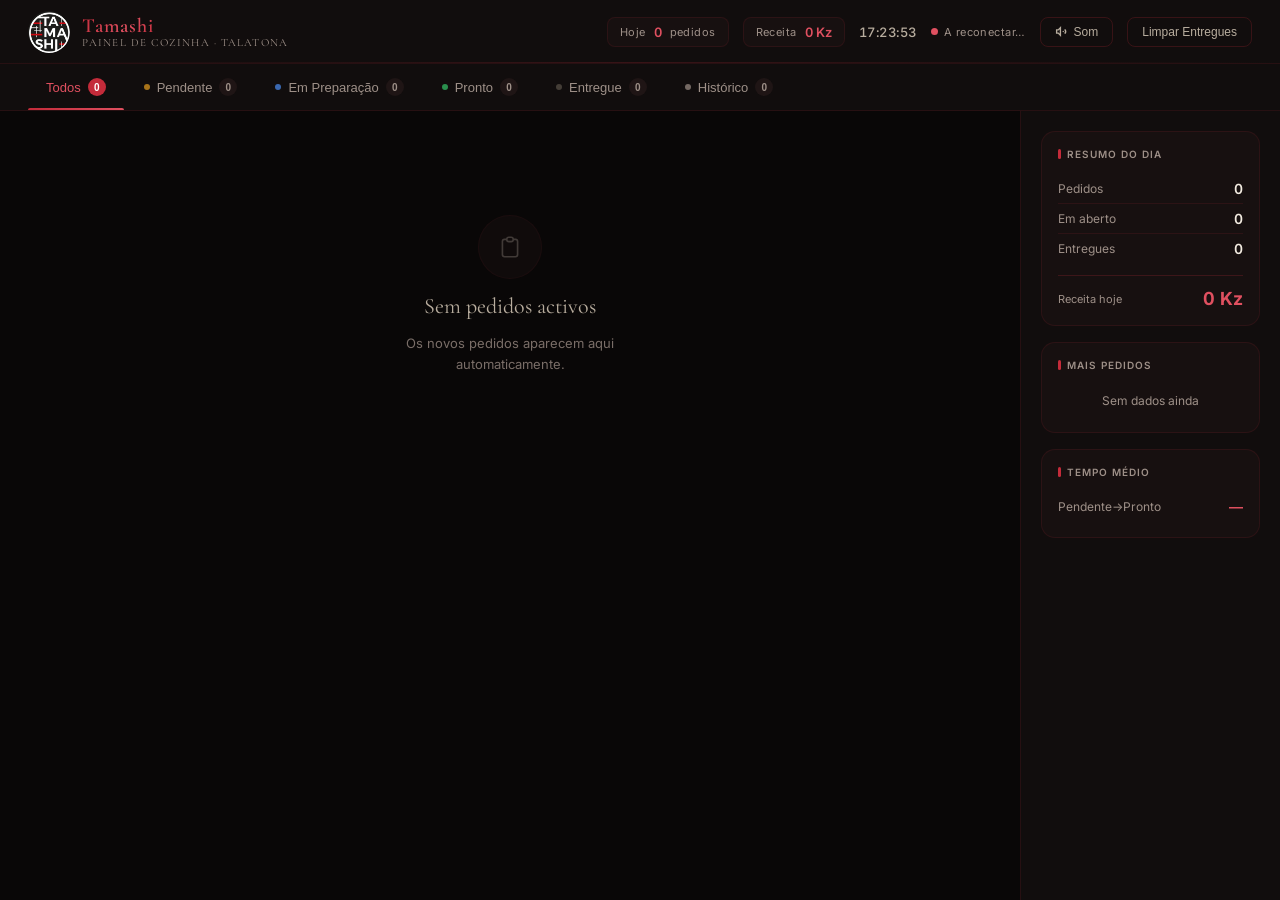
<file: tamashi-cozinha.html>
<!DOCTYPE html>
<html lang="pt">
<head>
<meta charset="UTF-8"/>
<meta name="viewport" content="width=device-width,initial-scale=1"/>
<title>Tamashi · Painel de Cozinha</title>
<link rel="preconnect" href="https://fonts.googleapis.com"/>
<link rel="preconnect" href="https://fonts.gstatic.com" crossorigin/>
<link href="https://fonts.googleapis.com/css2?family=Cormorant+Garamond:ital,wght@0,400;0,600;0,700;1,400&family=Inter:wght@300;400;500;600;700&display=swap" rel="stylesheet"/>
<style>
*,*::before,*::after{box-sizing:border-box;margin:0;padding:0}
:root{
  --ink:#090707;--ink-2:#110d0d;--ink-3:#171010;--ink-4:#1f1515;--ink-5:#261a1a;
  --red:#c42b3a;--red-soft:#e05060;--red-pale:#f5d8db;
  --red-dim:rgba(196,43,58,.08);--red-glow:rgba(196,43,58,.22);
  --washi:#f2ebe0;--washi-2:#d8d0c0;--washi-dim:rgba(242,235,224,.65);
  --stone:#7a6e68;--stone-2:#9e9088;--stone-3:#b8ad9e;
  --line:rgba(196,43,58,.12);--line-2:rgba(196,43,58,.22);--line-3:rgba(196,43,58,.35);
  --ease:cubic-bezier(.16,1,.3,1);--ease-in:cubic-bezier(.4,0,1,1);
  --pending:#e8a020;--preparing:#4c8ef5;--ready:#34c769;--delivered:#5a5248;
  --pending-bg:rgba(232,160,32,.1);--preparing-bg:rgba(76,142,245,.1);
  --ready-bg:rgba(52,199,105,.1);--delivered-bg:rgba(90,82,72,.1);
  --r:14px;--r-sm:8px;
}
html,body{height:100%;overflow:hidden;background:var(--ink)}
body{font-family:'Inter',sans-serif;font-size:14px;color:var(--washi);display:flex;flex-direction:column}
::-webkit-scrollbar{width:5px;height:5px}
::-webkit-scrollbar-track{background:transparent}
::-webkit-scrollbar-thumb{background:var(--line-2);border-radius:3px}

/* HEADER */
header{
  display:flex;align-items:center;justify-content:space-between;flex-wrap:wrap;
  padding:8px 28px;min-height:64px;gap:10px 16px;
  background:var(--ink-2);border-bottom:1px solid var(--line);
  flex-shrink:0;position:relative;z-index:10;
}
header::after{
  content:'';position:absolute;bottom:0;left:0;right:0;height:1px;
  background:linear-gradient(90deg,transparent,var(--red-glow),transparent);
}
.logo{display:flex;align-items:center;gap:12px;font-family:'Cormorant Garamond',serif;font-size:20px;font-weight:600;letter-spacing:.05em;}
.logo-t{
  width:42px;height:42px;border-radius:50%;
  background:#0c0808;
  display:flex;align-items:center;justify-content:center;
  overflow:hidden;flex-shrink:0;
}
.logo-t img{width:100%;height:100%;object-fit:contain;}
.logo-text{background:linear-gradient(135deg,var(--red) 0%,var(--red-soft) 60%,var(--red) 100%);-webkit-background-clip:text;-webkit-text-fill-color:transparent;}
.logo-sub{font-size:11px;font-weight:400;letter-spacing:.1em;text-transform:uppercase;color:var(--stone-2);-webkit-text-fill-color:var(--stone-2);display:block;margin-top:-2px;}
.header-right{display:flex;align-items:center;gap:14px}
.hdr-stat{display:flex;align-items:center;gap:8px;padding:6px 12px;border-radius:var(--r-sm);background:var(--ink-3);border:1px solid var(--line);}
.hdr-stat-label{font-size:11px;color:var(--stone-2);letter-spacing:.04em}
.hdr-stat-val{font-size:13px;font-weight:600;color:var(--red-soft);font-variant-numeric:tabular-nums}
#clock{font-size:13px;font-weight:500;color:var(--stone-3);font-variant-numeric:tabular-nums;letter-spacing:.04em}
.conn-wrap{display:flex;align-items:center;gap:6px}
#fb-dot{width:7px;height:7px;border-radius:50%;background:var(--stone);transition:background .3s,box-shadow .3s}
#fb-dot.connected{background:var(--ready);box-shadow:0 0 8px var(--ready)}
#fb-dot.error{background:var(--red-soft)}
#fb-label{font-size:11px;color:var(--stone-2);letter-spacing:.04em}
.hdr-btn{display:flex;align-items:center;gap:6px;padding:7px 14px;border-radius:var(--r-sm);background:transparent;border:1px solid var(--line-2);color:var(--stone-3);font-size:12px;font-weight:500;cursor:pointer;transition:all .2s;white-space:nowrap;}
.hdr-btn:hover{background:var(--red-dim);color:var(--red-soft);border-color:var(--line-3)}
.hdr-btn.active{background:var(--red-dim);color:var(--red-soft);border-color:var(--red)}

/* TABS */
.tabs-wrap{background:var(--ink-2);border-bottom:1px solid var(--line);flex-shrink:0;display:flex;align-items:center;padding:0 28px;gap:2px;overflow-x:auto;}
.tab{padding:14px 18px;background:none;border:none;color:var(--stone-2);font-size:13px;font-weight:500;cursor:pointer;position:relative;transition:color .2s;white-space:nowrap;display:flex;align-items:center;gap:7px;}
.tab::after{content:'';position:absolute;bottom:0;left:0;right:0;height:2px;background:linear-gradient(90deg,var(--red),var(--red-soft));transform:scaleX(0);transform-origin:left;transition:transform .25s var(--ease);border-radius:2px 2px 0 0;}
.tab.active{color:var(--red-soft)}
.tab.active::after{transform:scaleX(1)}
.tab-badge{display:inline-flex;align-items:center;justify-content:center;min-width:18px;height:18px;padding:0 5px;border-radius:9px;font-size:10px;font-weight:700;background:var(--ink-4);color:var(--stone-2);transition:background .2s,color .2s;}
.tab.active .tab-badge{background:var(--red);color:#fff}
.tab-dot{width:6px;height:6px;border-radius:50%;opacity:.7}
.tab[data-filter="pending"] .tab-dot{background:var(--pending)}
.tab[data-filter="preparing"] .tab-dot{background:var(--preparing)}
.tab[data-filter="ready"] .tab-dot{background:var(--ready)}
.tab[data-filter="delivered"] .tab-dot{background:var(--delivered)}

/* MAIN */
.main{flex:1;display:flex;overflow:hidden;min-height:0}
#board{flex:1;overflow-y:auto;padding:24px;display:grid;grid-template-columns:repeat(auto-fill,minmax(300px,1fr));gap:14px;align-content:start;}

/* SIDEBAR */
.sidebar{width:260px;flex-shrink:0;background:var(--ink-2);border-left:1px solid var(--line);overflow-y:auto;padding:20px;display:flex;flex-direction:column;gap:16px;}
.sidebar-section{background:var(--ink-3);border:1px solid var(--line);border-radius:var(--r);padding:16px;}
.sidebar-title{font-size:10px;font-weight:600;letter-spacing:.1em;text-transform:uppercase;color:var(--stone-2);margin-bottom:14px;display:flex;align-items:center;gap:6px;}
.sidebar-title::before{content:'';width:3px;height:10px;background:var(--red);border-radius:2px}
.stat-row{display:flex;justify-content:space-between;align-items:center;padding:6px 0}
.stat-row+.stat-row{border-top:1px solid var(--line)}
.stat-label{font-size:12px;color:var(--stone-2)}
.stat-val{font-size:14px;font-weight:600;color:var(--washi);font-variant-numeric:tabular-nums}
.stat-val.red{color:var(--red-soft)}
.revenue-total{margin-top:12px;padding-top:12px;border-top:1px solid var(--line-2);display:flex;justify-content:space-between;align-items:center;}
.revenue-label{font-size:11px;color:var(--stone-2)}
.revenue-val{font-size:18px;font-weight:700;color:var(--red-soft);font-variant-numeric:tabular-nums}
.top-item{display:flex;justify-content:space-between;align-items:center;padding:5px 0;}
.top-item+.top-item{border-top:1px solid var(--line)}
.top-item-name{font-size:12px;color:var(--washi-dim);flex:1;margin-right:8px}
.top-item-qty{font-size:11px;font-weight:600;background:var(--red-dim);color:var(--red-soft);padding:2px 6px;border-radius:4px;font-variant-numeric:tabular-nums;}

/* ORDER CARDS */
.order-card{background:var(--ink-3);border:1px solid var(--line);border-radius:var(--r);overflow:hidden;transition:transform .2s var(--ease),box-shadow .2s,border-color .2s;animation:cardIn .3s var(--ease);position:relative;}
@keyframes cardIn{from{opacity:0;transform:translateY(10px) scale(.98)}to{opacity:1;transform:none}}
.order-card::before{content:'';position:absolute;top:0;left:0;right:0;height:3px;transition:background .3s;}
.order-card[data-status="pending"]::before{background:var(--pending)}
.order-card[data-status="preparing"]::before{background:var(--preparing)}
.order-card[data-status="ready"]::before{background:var(--ready)}
.order-card[data-status="delivered"]::before{background:var(--delivered)}
.order-card.new-flash{animation:cardIn .3s var(--ease),flashBorder 1s ease 4}
@keyframes flashBorder{0%,100%{box-shadow:none;border-color:var(--line)}50%{box-shadow:0 0 0 2px var(--red),0 4px 20px rgba(196,43,58,.2);border-color:var(--red)}}
.order-card:hover{transform:translateY(-2px);box-shadow:0 8px 28px rgba(0,0,0,.5);border-color:var(--line-2)}

.card-header{display:flex;align-items:flex-start;justify-content:space-between;padding:16px 16px 12px;}
.card-mesa-wrap{display:flex;align-items:center;gap:10px}
.card-mesa-num{font-family:'Cormorant Garamond',serif;font-size:32px;font-weight:700;line-height:1;color:var(--red-soft);}
.card-mesa-label{font-size:10px;letter-spacing:.08em;text-transform:uppercase;color:var(--stone-2);margin-top:2px}
.status-pill{display:inline-flex;align-items:center;gap:4px;padding:4px 10px;border-radius:20px;font-size:10px;font-weight:600;letter-spacing:.05em;text-transform:uppercase;}
.status-pill.pending{background:var(--pending-bg);color:var(--pending)}
.status-pill.preparing{background:var(--preparing-bg);color:var(--preparing)}
.status-pill.ready{background:var(--ready-bg);color:var(--ready)}
.status-pill.delivered{background:var(--delivered-bg);color:#8a8078}
.card-right{text-align:right}
.card-time{font-size:11px;color:var(--stone-2);font-variant-numeric:tabular-nums;margin-bottom:4px}
.card-total{font-size:13px;font-weight:600;color:var(--washi);font-variant-numeric:tabular-nums}

.card-timer{display:flex;align-items:center;gap:6px;margin:0 16px 12px;padding:7px 10px;border-radius:var(--r-sm);background:rgba(0,0,0,.2);font-size:11px;color:var(--stone-2);}
.card-timer.urgent{background:rgba(232,160,32,.12);color:var(--pending)}
.card-timer.late{background:rgba(196,43,58,.12);color:var(--red-soft)}
.timer-bar{flex:1;height:3px;background:var(--line);border-radius:2px;overflow:hidden}
.timer-fill{height:100%;border-radius:2px;transition:width .5s linear}

.card-items{margin:0 12px;padding:10px 0;border-top:1px solid var(--line);border-bottom:1px solid var(--line);}
.item-row{display:flex;align-items:baseline;gap:8px;padding:5px 4px;border-radius:6px;transition:background .15s;}
.item-row:hover{background:rgba(255,255,255,.03)}
.item-qty{font-size:12px;font-weight:700;color:var(--red-soft);min-width:22px;text-align:right;font-variant-numeric:tabular-nums;}
.item-name{flex:1;font-size:13px;color:var(--washi-dim);line-height:1.35}

.card-actions{display:flex;gap:8px;padding:12px 16px}
.action-btn{flex:1;padding:9px 8px;border-radius:var(--r-sm);border:none;font-size:12px;font-weight:600;cursor:pointer;transition:all .18s;letter-spacing:.02em;display:flex;align-items:center;justify-content:center;gap:5px;}
.action-btn.primary{background:linear-gradient(135deg,var(--red),var(--red-soft));color:#fff;}
.action-btn.primary:hover{filter:brightness(1.1)}
.action-btn.secondary{background:var(--ink-4);color:var(--stone-3);border:1px solid var(--line-2);}
.action-btn.secondary:hover{background:var(--ink-5);color:var(--washi)}
.action-btn.danger{background:rgba(196,43,58,.12);color:var(--red-soft);border:1px solid rgba(196,43,58,.25);}
.action-btn.danger:hover{background:rgba(196,43,58,.28)}
.action-btn.success{background:rgba(52,199,105,.15);color:var(--ready);border:1px solid rgba(52,199,105,.25);}
.action-btn.success:hover{background:rgba(52,199,105,.28)}

/* HISTORY */
#history-view{flex:1;overflow-y:auto;padding:24px;display:none;flex-direction:column;gap:0;}
#history-view.active{display:flex}
.history-header{display:flex;align-items:center;justify-content:space-between;margin-bottom:20px;}
.history-title{font-family:'Cormorant Garamond',serif;font-size:24px;font-weight:600;color:var(--red-soft);}
.history-summary{display:grid;grid-template-columns:repeat(3,1fr);gap:12px;margin-bottom:24px;}
.h-stat{background:var(--ink-3);border:1px solid var(--line);border-radius:var(--r);padding:16px;text-align:center;}
.h-stat-val{font-size:22px;font-weight:700;color:var(--red-soft);font-variant-numeric:tabular-nums;margin-bottom:4px}
.h-stat-label{font-size:11px;color:var(--stone-2);letter-spacing:.05em}
.history-table{background:var(--ink-3);border:1px solid var(--line);border-radius:var(--r);overflow:hidden;}
.h-table-head{display:grid;grid-template-columns:80px 80px 1fr 100px 120px 100px;padding:10px 16px;border-bottom:1px solid var(--line-2);background:var(--ink-4);}
.h-th{font-size:10px;font-weight:600;letter-spacing:.08em;text-transform:uppercase;color:var(--stone-2)}
.h-row{display:grid;grid-template-columns:80px 80px 1fr 100px 120px 100px;padding:12px 16px;border-bottom:1px solid var(--line);transition:background .15s;align-items:center;}
.h-row:last-child{border-bottom:none}
.h-row:hover{background:var(--red-dim)}
.h-cell{font-size:13px;color:var(--washi-dim);font-variant-numeric:tabular-nums}
.h-cell.mesa{font-family:'Cormorant Garamond',serif;font-size:16px;font-weight:600;color:var(--red-soft)}
.h-cell.total{font-weight:600;color:var(--washi)}
.h-cell.items{color:var(--stone-3);font-size:12px}
.h-row-expand{display:none}
.h-row.expanded .h-row-expand{display:block}
.h-expand-items{padding:8px 16px 12px;background:var(--ink-2);border-bottom:1px solid var(--line)}
.h-expand-item{display:flex;gap:8px;padding:3px 0;font-size:12px;color:var(--stone-3)}
.h-expand-qty{font-weight:600;color:var(--red-soft);min-width:24px}
.h-pill{display:inline-flex;align-items:center;padding:3px 8px;border-radius:10px;font-size:10px;font-weight:600}
.h-pill.delivered{background:var(--delivered-bg);color:#8a8078}
.btn-clear-history{padding:7px 14px;border-radius:var(--r-sm);background:rgba(196,43,58,.12);border:1px solid rgba(196,43,58,.25);color:var(--red-soft);font-size:12px;cursor:pointer;transition:all .2s;}
.btn-clear-history:hover{background:rgba(196,43,58,.28)}
.history-empty{display:flex;flex-direction:column;align-items:center;justify-content:center;gap:12px;padding:60px 20px;color:var(--stone-2);text-align:center;}

/* EMPTY STATE */
.empty-state{grid-column:1/-1;display:flex;flex-direction:column;align-items:center;justify-content:center;gap:14px;padding:80px 20px;color:var(--stone);text-align:center;}
.empty-icon{width:64px;height:64px;border-radius:50%;background:var(--ink-3);border:1px solid var(--line);display:flex;align-items:center;justify-content:center;opacity:.5;}
.empty-state h3{font-family:'Cormorant Garamond',serif;font-size:22px;font-weight:400;color:var(--stone-3)}
.empty-state p{font-size:13px;color:var(--stone);line-height:1.6;max-width:280px}

/* OVERLAY */
#cfg-overlay{position:fixed;inset:0;z-index:1000;background:rgba(9,7,7,.96);display:flex;align-items:center;justify-content:center;backdrop-filter:blur(12px);}
.cfg-box{background:var(--ink-3);border:1px solid var(--line-2);border-radius:20px;padding:48px;max-width:380px;width:90%;text-align:center;}
.cfg-t{width:80px;height:80px;border-radius:50%;background:#0c0808;display:flex;align-items:center;justify-content:center;overflow:hidden;margin:0 auto 20px;}
.cfg-t img{width:100%;height:100%;object-fit:contain;}
.cfg-box h2{font-family:'Cormorant Garamond',serif;font-size:26px;font-weight:600;background:linear-gradient(135deg,var(--red),var(--red-soft));-webkit-background-clip:text;-webkit-text-fill-color:transparent;margin-bottom:8px;}
.cfg-box p{color:var(--stone-2);font-size:13px;line-height:1.6;margin-bottom:32px}
.pulse-dots{display:flex;gap:8px;justify-content:center;margin:0 auto}
.pulse-dot{width:8px;height:8px;border-radius:50%;background:var(--red);animation:pulseDot 1.4s ease infinite}
.pulse-dot:nth-child(2){animation-delay:.2s}
.pulse-dot:nth-child(3){animation-delay:.4s}
@keyframes pulseDot{0%,80%,100%{opacity:.2;transform:scale(.8)}40%{opacity:1;transform:scale(1)}}

/* TOAST */
#toast-wrap{position:fixed;bottom:24px;right:24px;z-index:900;display:flex;flex-direction:column;gap:8px;pointer-events:none}
.toast{padding:12px 18px;border-radius:10px;background:var(--ink-4);border:1px solid var(--line-2);color:var(--washi);font-size:13px;box-shadow:0 8px 24px rgba(0,0,0,.5);transform:translateX(20px);opacity:0;transition:all .3s var(--ease);max-width:280px;line-height:1.4;}
.toast.show{transform:none;opacity:1}
.toast.new-order{border-color:var(--red);background:var(--ink-4)}

/* RESPONSIVE */
@media(max-width:900px){.sidebar{display:none}}
@media(max-width:860px){
  .logo-sub{display:none}
  header{padding:8px 20px}
}
@media(max-width:640px){
  header{padding:8px 16px;gap:8px 10px}
  .hdr-stat{display:none}
  .tabs-wrap{padding:0 12px}
  #board{padding:12px;grid-template-columns:1fr}
  .history-summary{grid-template-columns:1fr 1fr}
  .h-table-head,.h-row{grid-template-columns:60px 60px 1fr 90px}
  .h-th:nth-child(5),.h-cell:nth-child(5),.h-th:last-child,.h-cell:last-child{display:none}
  #history-view{padding:12px}
}
</style>
</head>
<body>

<div id="cfg-overlay">
  <div class="cfg-box">
    <div class="cfg-t"><img src="[data-uri]" alt="Tamashi"></div>
    <h2>Painel de Cozinha</h2>
    <p>A ligar ao servidor de pedidos em tempo real…</p>
    <div class="pulse-dots">
      <div class="pulse-dot"></div>
      <div class="pulse-dot"></div>
      <div class="pulse-dot"></div>
    </div>
  </div>
</div>

<header>
  <div class="logo">
    <div class="logo-t"><img src="[data-uri]" alt="Tamashi"></div>
    <div>
      <span class="logo-text">Tamashi</span>
      <span class="logo-sub">Painel de Cozinha · Talatona</span>
    </div>
  </div>
  <div class="header-right">
    <div class="hdr-stat">
      <span class="hdr-stat-label">Hoje</span>
      <span class="hdr-stat-val" id="hdr-today-orders">0</span>
      <span class="hdr-stat-label">pedidos</span>
    </div>
    <div class="hdr-stat">
      <span class="hdr-stat-label">Receita</span>
      <span class="hdr-stat-val" id="hdr-today-rev">0 Kz</span>
    </div>
    <div id="clock"></div>
    <div class="conn-wrap">
      <div id="fb-dot"></div>
      <span id="fb-label">A ligar…</span>
    </div>
    <button class="hdr-btn" id="notif-btn" onclick="toggleSound()">
      <svg width="13" height="13" viewBox="0 0 24 24" fill="none" stroke="currentColor" stroke-width="2.5" id="icon-sound-on"><path d="M18 8a6 6 0 0 1 0 8M15 11a3 3 0 0 1 0 2"/><path stroke-linecap="round" d="M10 5L6 9H3v6h3l4 4V5z"/></svg>
      <svg width="13" height="13" viewBox="0 0 24 24" fill="none" stroke="currentColor" stroke-width="2.5" id="icon-sound-off" style="display:none"><line x1="1" y1="1" x2="23" y2="23"/><path stroke-linecap="round" d="M9 9v6l-3-3H3v-1m5-3L9 5v1M20 16H7"/></svg>
      Som
    </button>
    <button class="hdr-btn" onclick="clearDelivered()">Limpar Entregues</button>
  </div>
</header>

<div class="tabs-wrap">
  <button class="tab active" data-filter="all" onclick="setFilter('all',this)">Todos <span class="tab-badge" id="badge-all">0</span></button>
  <button class="tab" data-filter="pending" onclick="setFilter('pending',this)"><span class="tab-dot"></span>Pendente <span class="tab-badge" id="badge-pending">0</span></button>
  <button class="tab" data-filter="preparing" onclick="setFilter('preparing',this)"><span class="tab-dot"></span>Em Preparação <span class="tab-badge" id="badge-preparing">0</span></button>
  <button class="tab" data-filter="ready" onclick="setFilter('ready',this)"><span class="tab-dot"></span>Pronto <span class="tab-badge" id="badge-ready">0</span></button>
  <button class="tab" data-filter="delivered" onclick="setFilter('delivered',this)"><span class="tab-dot"></span>Entregue <span class="tab-badge" id="badge-delivered">0</span></button>
  <button class="tab" data-filter="history" onclick="setFilter('history',this)"><span class="tab-dot" style="background:var(--stone-2)"></span>Histórico <span class="tab-badge" id="badge-history">0</span></button>
</div>

<div class="main">
  <div id="board"></div>
  <div id="history-view">
    <div class="history-header">
      <div class="history-title">Histórico de Pedidos</div>
      <button class="btn-clear-history" onclick="clearHistory()">Apagar histórico</button>
    </div>
    <div class="history-summary">
      <div class="h-stat"><div class="h-stat-val" id="h-total-orders">0</div><div class="h-stat-label">Total Pedidos</div></div>
      <div class="h-stat"><div class="h-stat-val" id="h-total-rev">0</div><div class="h-stat-label">Receita Total (Kz)</div></div>
      <div class="h-stat"><div class="h-stat-val" id="h-avg">0</div><div class="h-stat-label">Ticket Médio (Kz)</div></div>
    </div>
    <div class="history-table" id="history-table"></div>
  </div>
  <div class="sidebar">
    <div class="sidebar-section">
      <div class="sidebar-title">Resumo do Dia</div>
      <div class="stat-row"><span class="stat-label">Pedidos</span><span class="stat-val" id="s-orders">0</span></div>
      <div class="stat-row"><span class="stat-label">Em aberto</span><span class="stat-val" id="s-active">0</span></div>
      <div class="stat-row"><span class="stat-label">Entregues</span><span class="stat-val" id="s-delivered">0</span></div>
      <div class="revenue-total"><span class="revenue-label">Receita hoje</span><span class="revenue-val" id="s-revenue">0</span></div>
    </div>
    <div class="sidebar-section">
      <div class="sidebar-title">Mais Pedidos</div>
      <div id="top-items-list"><div style="font-size:12px;color:var(--stone-2);text-align:center;padding:8px 0">Sem dados ainda</div></div>
    </div>
    <div class="sidebar-section">
      <div class="sidebar-title">Tempo Médio</div>
      <div class="stat-row"><span class="stat-label">Pendente→Pronto</span><span class="stat-val red" id="s-avgtime">—</span></div>
    </div>
  </div>
</div>

<div id="toast-wrap"></div>

<script>
const CHANNEL = 'tamashi-tlt-xp8k2m';
let orders = {};
let history = [];
let filter = 'all';
let soundOn = true;
let completionTimes = [];

try { history = JSON.parse(localStorage.getItem('tamashi_history')||'[]'); } catch(e){}
function saveHistory(){ try{ localStorage.setItem('tamashi_history', JSON.stringify(history)); }catch(e){} }

(function tick(){
  const el = document.getElementById('clock');
  if(el) el.textContent = new Date().toLocaleTimeString('pt-AO',{hour:'2-digit',minute:'2-digit',second:'2-digit'});
  setTimeout(tick, 1000);
})();

function playNotif(){
  if(!soundOn) return;
  try{
    const ctx = new(window.AudioContext||window.webkitAudioContext)();
    [[660,.0],[880,.14],[1100,.28]].forEach(([f,d])=>{
      const o=ctx.createOscillator(), g=ctx.createGain();
      o.connect(g); g.connect(ctx.destination);
      o.frequency.value=f; o.type='sine';
      const t=ctx.currentTime+d;
      g.gain.setValueAtTime(0,t);
      g.gain.linearRampToValueAtTime(.18,t+.02);
      g.gain.exponentialRampToValueAtTime(.001,t+.45);
      o.start(t); o.stop(t+.45);
    });
  }catch(e){}
}

function toggleSound(){
  soundOn=!soundOn;
  const btn=document.getElementById('notif-btn');
  btn.classList.toggle('active',soundOn);
  document.getElementById('icon-sound-on').style.display=soundOn?'':'none';
  document.getElementById('icon-sound-off').style.display=soundOn?'none':'';
}

function startNtfy(){
  document.getElementById('cfg-overlay').style.display='none';
  const url='https://ntfy.sh/'+CHANNEL+'/sse';
  const es=new EventSource(url);
  es.onopen=()=>{
    document.getElementById('fb-dot').className='connected';
    document.getElementById('fb-label').textContent='Ligado';
    showToast('Pronto — a aguardar pedidos');
  };
  es.onmessage=e=>{
    try{ const msg=JSON.parse(e.data); if(!msg.message) return; parseOrder(msg); }catch(err){}
  };
  es.onerror=()=>{
    document.getElementById('fb-dot').className='error';
    document.getElementById('fb-label').textContent='A reconectar…';
  };
}

function parseOrder(msg){
  const lines=msg.message.split('\n');
  const mesaLine=lines.find(l=>l.startsWith('MESA:'));
  const totalLine=lines.find(l=>l.startsWith('TOTAL:'));
  const mesa=mesaLine?mesaLine.replace('MESA:','').trim():'?';
  const total=totalLine?parseInt(totalLine.replace('TOTAL:','').trim())||0:0;
  const itemLines=lines.filter(l=>l.includes('x ')&&!l.startsWith('MESA')&&!l.startsWith('TOTAL')&&l!=='---');
  const items=itemLines.map(l=>{
    const parts=l.split('|');
    const qname=parts[0]||'';
    const m=qname.match(/(\d+)x\s+(.+)/);
    const unitPrice=parts[1]?parseInt(parts[1])||0:0;
    const subtotal=parts[2]?parseInt(parts[2])||0:0;
    return m?{name:m[2].trim(),qty:parseInt(m[1]),unitPrice,subtotal}:{name:qname.trim(),qty:1,unitPrice:0,subtotal:0};
  }).filter(i=>i.name);

  const id='ntfy_'+(msg.id||Date.now()+'_'+Math.random().toString(36).slice(2,6));
  if(orders[id]) return;
  orders[id]={id,mesa,timestamp:Date.now(),status:'pending',total,items,_new:true,_startTs:Date.now()};
  playNotif();
  showToast(`Novo pedido — Mesa ${mesa}`, true);
  render(); renderSidebar();
}

function advance(id, status){
  if(!orders[id]) return;
  orders[id].status = status;
  orders[id]._new = false;
  if(status==='delivered'){
    const o=orders[id];
    if(o._startTs) completionTimes.push(Date.now()-o._startTs);
    history.unshift({id:o.id,mesa:o.mesa,timestamp:o.timestamp,deliveredAt:Date.now(),total:o.total,items:o.items,status:'delivered'});
    if(history.length>500) history=history.slice(0,500);
    saveHistory();
  }
  render(); renderSidebar(); renderHistory();
}

function removeOrder(id){ delete orders[id]; render(); renderSidebar(); }

function clearDelivered(){
  let count=0;
  Object.keys(orders).forEach(id=>{ if(orders[id].status==='delivered'){ delete orders[id]; count++; }});
  if(count) showToast(`${count} pedido(s) removido(s)`);
  render(); renderSidebar();
}

function clearHistory(){
  if(!confirm('Apagar todo o histórico? Esta acção não pode ser desfeita.')) return;
  history=[]; saveHistory(); renderHistory(); renderSidebar(); showToast('Histórico apagado');
}

const STATUS_LABELS={pending:'Pendente',preparing:'Em Preparação',ready:'Pronto ✓',delivered:'Entregue'};
const fmt=v=>new Intl.NumberFormat('pt-AO').format(v)+' Kz';
const fmtNum=v=>new Intl.NumberFormat('pt-AO').format(v);

function timeAgo(ts){
  const d=Math.floor((Date.now()-ts)/1000);
  if(d<60) return d+'s';
  if(d<3600) return Math.floor(d/60)+'min';
  return Math.floor(d/3600)+'h '+Math.floor((d%3600)/60)+'min';
}

function elapsedMin(ts){ return Math.floor((Date.now()-ts)/60000); }

function timerBar(o){
  if(o.status==='delivered'||o.status==='ready') return '';
  const mins=elapsedMin(o.timestamp);
  const maxMins=o.status==='pending'?5:15;
  const pct=Math.min(100,Math.round(mins/maxMins*100));
  const urgent=pct>=60&&pct<90, late=pct>=90;
  const color=late?'var(--red-soft)':urgent?'var(--pending)':'var(--preparing)';
  return `<div class="card-timer${urgent?' urgent':''}${late?' late':''}">
    <span>${mins}min</span>
    <div class="timer-bar"><div class="timer-fill" style="width:${pct}%;background:${color}"></div></div>
    <span style="font-size:10px">${late?'⚠ Atrasado':urgent?'Em curso':''}</span>
  </div>`;
}

function nextStatus(s){ return {pending:'preparing',preparing:'ready',ready:'delivered'}[s]||null; }
function nextLabel(s){ return {pending:'Iniciar Preparação',preparing:'Marcar Pronto',ready:'Marcar Entregue'}[s]||null; }

function render(){
  const board=document.getElementById('board');
  if(filter==='history'){ board.style.display='none'; return; }
  board.style.display='';
  document.getElementById('history-view').classList.remove('active');

  const statusOrder={pending:0,preparing:1,ready:2,delivered:3};
  const list=Object.values(orders).sort((a,b)=>{
    if(filter!=='all') return b.timestamp-a.timestamp;
    const sd=statusOrder[a.status]-statusOrder[b.status];
    return sd!==0?sd:b.timestamp-a.timestamp;
  });
  const filtered=filter==='all'?list:list.filter(o=>o.status===filter);

  const counts={all:list.length,pending:0,preparing:0,ready:0,delivered:0};
  list.forEach(o=>counts[o.status]=(counts[o.status]||0)+1);
  Object.keys(counts).forEach(k=>{ const el=document.getElementById('badge-'+k); if(el) el.textContent=counts[k]; });
  const hbadge=document.getElementById('badge-history');
  if(hbadge) hbadge.textContent=history.length;

  if(!filtered.length){
    board.innerHTML=`<div class="empty-state">
      <div class="empty-icon"><svg width="26" height="26" fill="none" viewBox="0 0 24 24" stroke="currentColor" stroke-width="1.5"><path stroke-linecap="round" stroke-linejoin="round" d="M9 5H7a2 2 0 00-2 2v12a2 2 0 002 2h10a2 2 0 002-2V7a2 2 0 00-2-2h-2M9 5a2 2 0 002 2h2a2 2 0 002-2M9 5a2 2 0 012-2h2a2 2 0 012 2"/></svg></div>
      <h3>${filter==='all'?'Sem pedidos activos':'Sem pedidos nesta categoria'}</h3>
      <p>${filter==='all'?'Os novos pedidos aparecem aqui automaticamente.':'Mude de separador para ver outros pedidos.'}</p>
    </div>`;
    Object.values(orders).forEach(o=>{o._new=false;}); return;
  }

  board.innerHTML=filtered.map(o=>{
    const next=nextStatus(o.status), nextLbl=nextLabel(o.status);
    return `<div class="order-card${o._new?' new-flash':''}" data-status="${o.status}" id="card-${o.id}">
      <div class="card-header">
        <div class="card-mesa-wrap">
          <div>
            <div class="card-mesa-num">${o.mesa}</div>
            <div class="card-mesa-label">Mesa</div>
          </div>
          <span class="status-pill ${o.status}">${STATUS_LABELS[o.status]||o.status}</span>
        </div>
        <div class="card-right">
          <div class="card-time">${timeAgo(o.timestamp)} atrás</div>
          <div class="card-total">${fmt(o.total)}</div>
        </div>
      </div>
      ${timerBar(o)}
      <div class="card-items">
        ${(o.items||[]).map(it=>`<div class="item-row">
          <span class="item-qty">${it.qty}×</span>
          <span class="item-name">${it.name}</span>
          ${it.subtotal?`<span style="font-size:11px;color:var(--stone-2);font-variant-numeric:tabular-nums;white-space:nowrap">${fmt(it.subtotal)}</span>`:''}
        </div>`).join('')}
      </div>
      <div class="card-actions">
        ${next?`<button class="action-btn primary" onclick="advance('${o.id}','${next}')">${nextLbl}</button>`:''}
        ${o.status!=='delivered'?`<button class="action-btn danger" onclick="advance('${o.id}','delivered')">Entregue</button>`:''}
        ${o.status==='delivered'?`<button class="action-btn secondary" onclick="removeOrder('${o.id}')">Remover</button>`:''}
      </div>
    </div>`;
  }).join('');
  Object.values(orders).forEach(o=>{o._new=false;});
}

function renderSidebar(){
  const list=Object.values(orders);
  const allOrders=[...list.filter(o=>o.status!=='delivered'),...history];
  const todayStart=new Date(); todayStart.setHours(0,0,0,0);
  const todayOrders=allOrders.filter(o=>o.timestamp>=todayStart.getTime());
  const todayDelivered=todayOrders.filter(o=>o.status==='delivered'||o.deliveredAt);
  const todayRev=todayOrders.reduce((s,o)=>s+(o.total||0),0);
  const active=list.filter(o=>o.status!=='delivered').length;

  document.getElementById('s-orders').textContent=todayOrders.length;
  document.getElementById('s-active').textContent=active;
  document.getElementById('s-delivered').textContent=todayDelivered.length;
  document.getElementById('s-revenue').textContent=fmtNum(todayRev)+' Kz';
  document.getElementById('hdr-today-orders').textContent=todayOrders.length;
  document.getElementById('hdr-today-rev').textContent=fmtNum(todayRev)+' Kz';

  const itemCounts={};
  todayOrders.forEach(o=>(o.items||[]).forEach(it=>{ itemCounts[it.name]=(itemCounts[it.name]||0)+it.qty; }));
  const topItems=Object.entries(itemCounts).sort((a,b)=>b[1]-a[1]).slice(0,5);
  const topEl=document.getElementById('top-items-list');
  topEl.innerHTML=topItems.length?topItems.map(([name,qty])=>`<div class="top-item"><span class="top-item-name">${name}</span><span class="top-item-qty">${qty}×</span></div>`).join(''):'<div style="font-size:12px;color:var(--stone-2);text-align:center;padding:8px 0">Sem dados ainda</div>';

  const avgEl=document.getElementById('s-avgtime');
  if(completionTimes.length){
    avgEl.textContent=Math.round(completionTimes.reduce((s,v)=>s+v,0)/completionTimes.length/60000)+'min';
  } else { avgEl.textContent='—'; }
}

function renderHistory(){
  const hTable=document.getElementById('history-table');
  const total=history.length;
  const rev=history.reduce((s,o)=>s+(o.total||0),0);
  const avg=total?Math.round(rev/total):0;
  document.getElementById('h-total-orders').textContent=fmtNum(total);
  document.getElementById('h-total-rev').textContent=fmtNum(rev);
  document.getElementById('h-avg').textContent=fmtNum(avg);

  if(!history.length){
    hTable.innerHTML=`<div class="history-empty"><svg width="40" height="40" fill="none" viewBox="0 0 24 24" stroke="currentColor" stroke-width="1" style="opacity:.3"><path stroke-linecap="round" d="M12 8v4l3 3m6-3a9 9 0 11-18 0 9 9 0 0118 0z"/></svg><p style="color:var(--stone-2);font-size:13px">Sem pedidos concluídos no histórico</p></div>`;
    return;
  }
  hTable.innerHTML=`<div class="h-table-head"><div class="h-th">Hora</div><div class="h-th">Mesa</div><div class="h-th">Itens</div><div class="h-th">Total</div><div class="h-th">Estado</div><div class="h-th">Tempo</div></div>
  ${history.map(o=>{
    const t=new Date(o.timestamp);
    const d=o.deliveredAt?new Date(o.deliveredAt):null;
    const duration=d?Math.round((d-t)/60000):null;
    return `<div class="h-row" onclick="this.classList.toggle('expanded')" style="cursor:pointer">
      <div class="h-cell">${t.toLocaleTimeString('pt-AO',{hour:'2-digit',minute:'2-digit'})}</div>
      <div class="h-cell mesa">${o.mesa}</div>
      <div class="h-cell items">${(o.items||[]).length} artigo(s)</div>
      <div class="h-cell total">${fmt(o.total)}</div>
      <div class="h-cell"><span class="h-pill delivered">Entregue</span></div>
      <div class="h-cell">${duration!==null?duration+'min':'—'}</div>
    </div>
    <div class="h-row-expand"><div class="h-expand-items">${(o.items||[]).map(it=>`<div class="h-expand-item"><span class="h-expand-qty">${it.qty}×</span><span>${it.name}</span></div>`).join('')}</div></div>`;
  }).join('')}`;
}

function setFilter(f, btn){
  filter=f;
  document.querySelectorAll('.tab').forEach(t=>t.classList.remove('active'));
  btn.classList.add('active');
  const hView=document.getElementById('history-view');
  const board=document.getElementById('board');
  if(f==='history'){ board.style.display='none'; hView.classList.add('active'); renderHistory(); }
  else { hView.classList.remove('active'); board.style.display=''; render(); }
}

function showToast(msg, isNew=false){
  const wrap=document.getElementById('toast-wrap');
  const el=document.createElement('div');
  el.className='toast'+(isNew?' new-order':'');
  el.textContent=msg;
  wrap.appendChild(el);
  requestAnimationFrame(()=>{ el.classList.add('show'); });
  setTimeout(()=>{ el.classList.remove('show'); setTimeout(()=>el.remove(),400); }, 3500);
}

setInterval(()=>{ if(Object.keys(orders).length&&filter!=='history') render(); }, 30000);

window.addEventListener('DOMContentLoaded',()=>{
  renderSidebar(); renderHistory(); render(); startNtfy();
});
</script>
</body>
</html>
</file>
